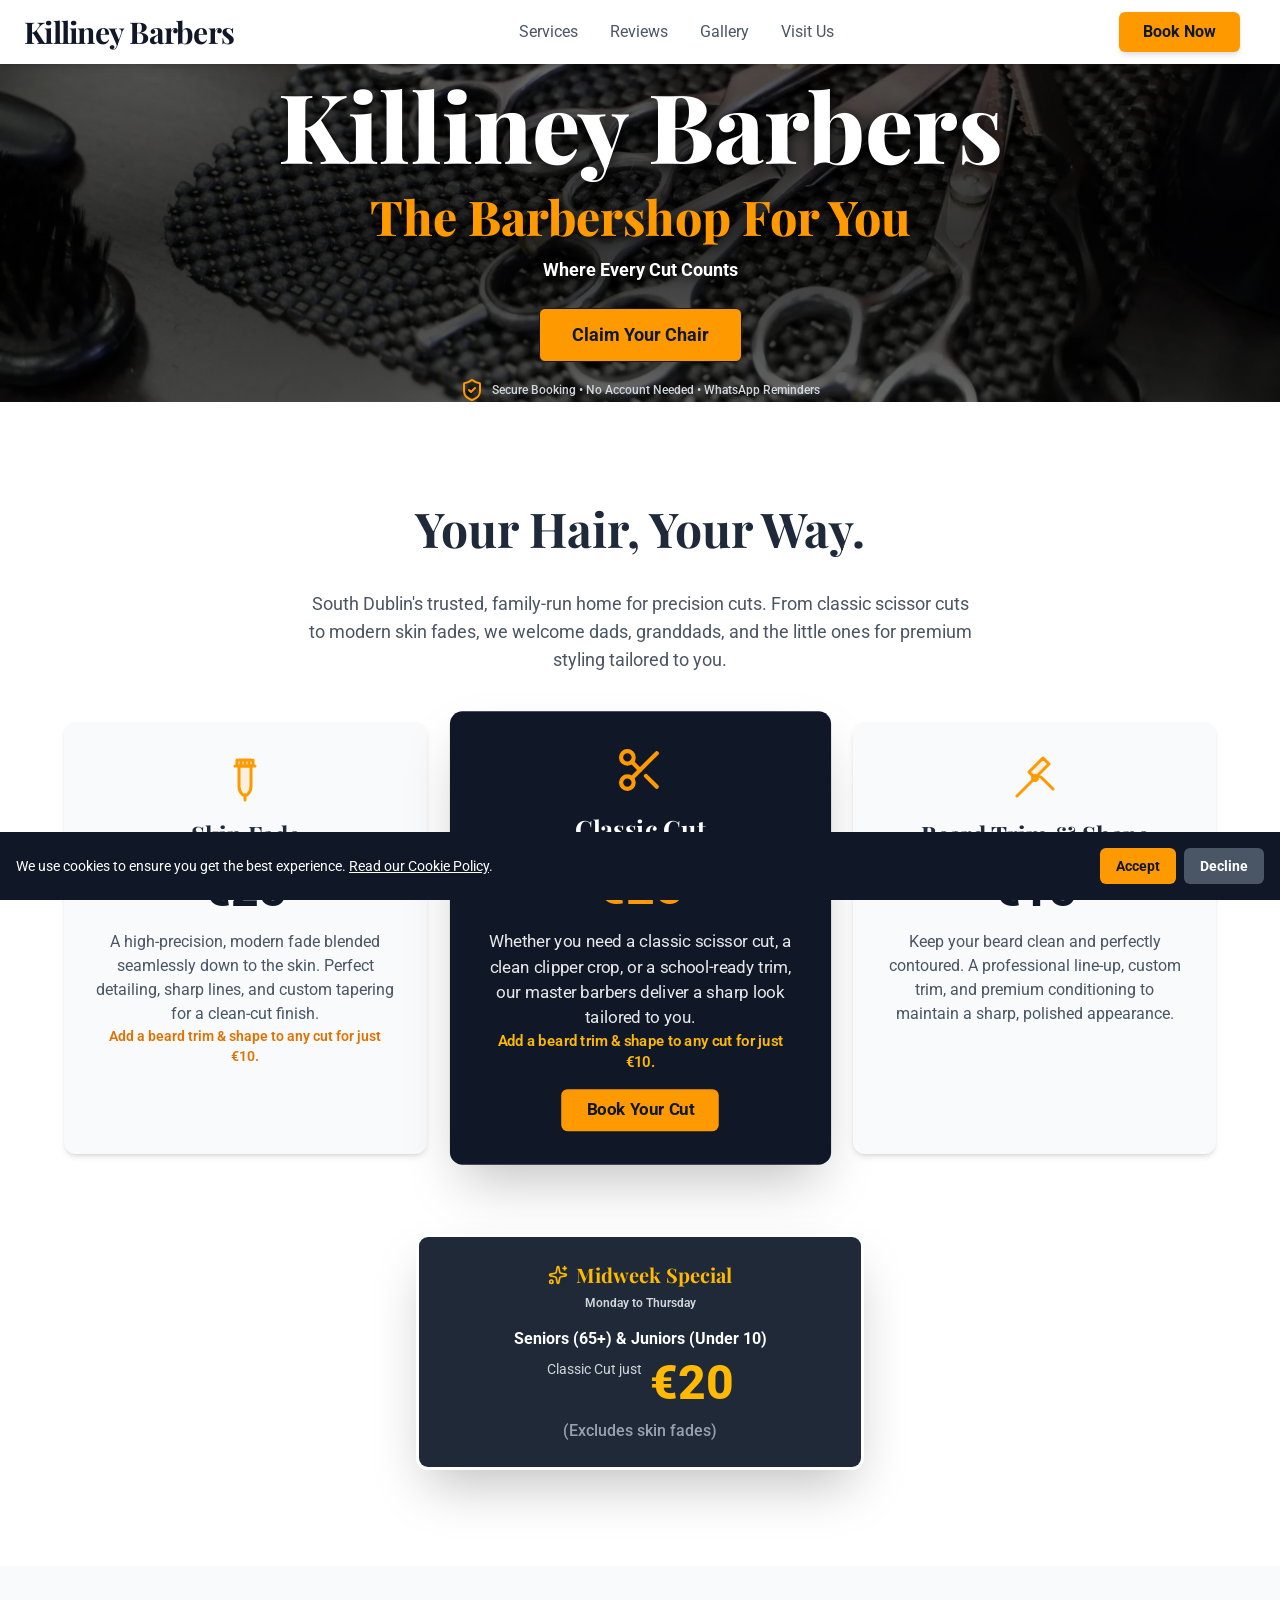
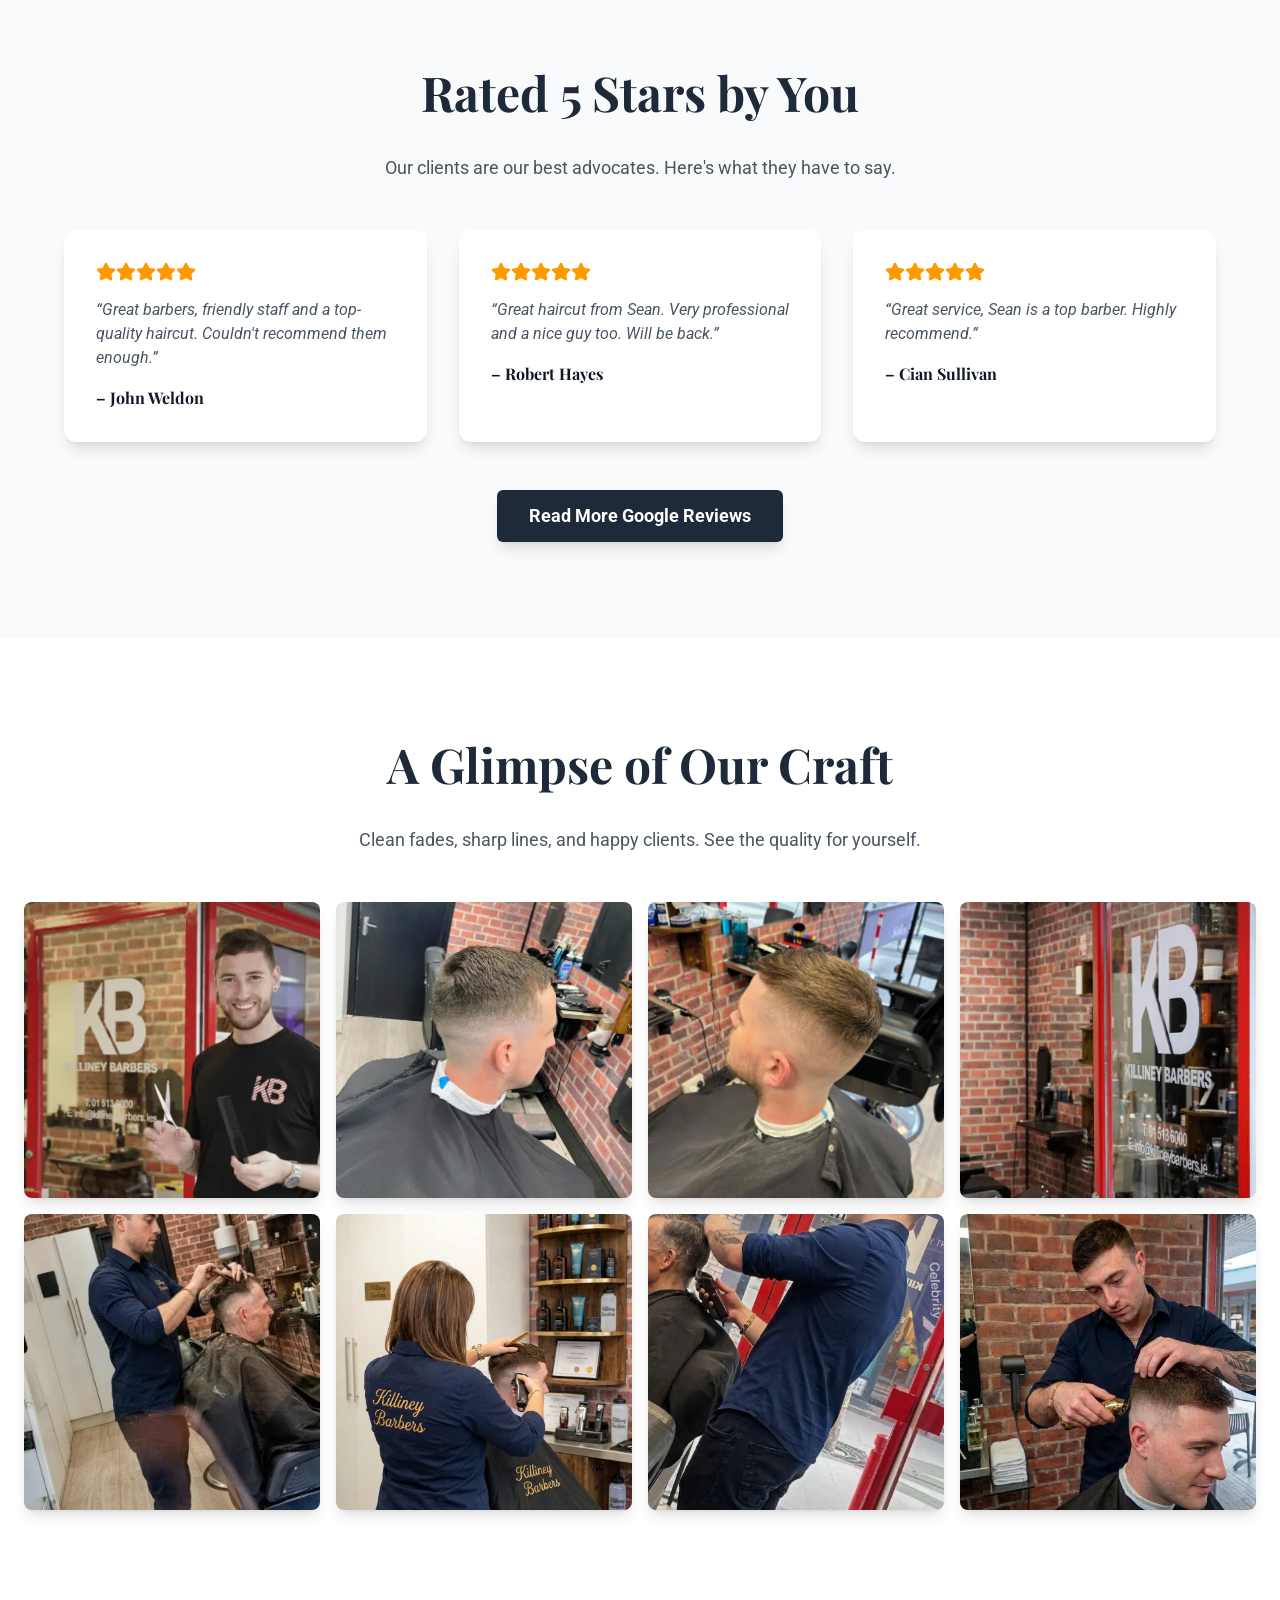
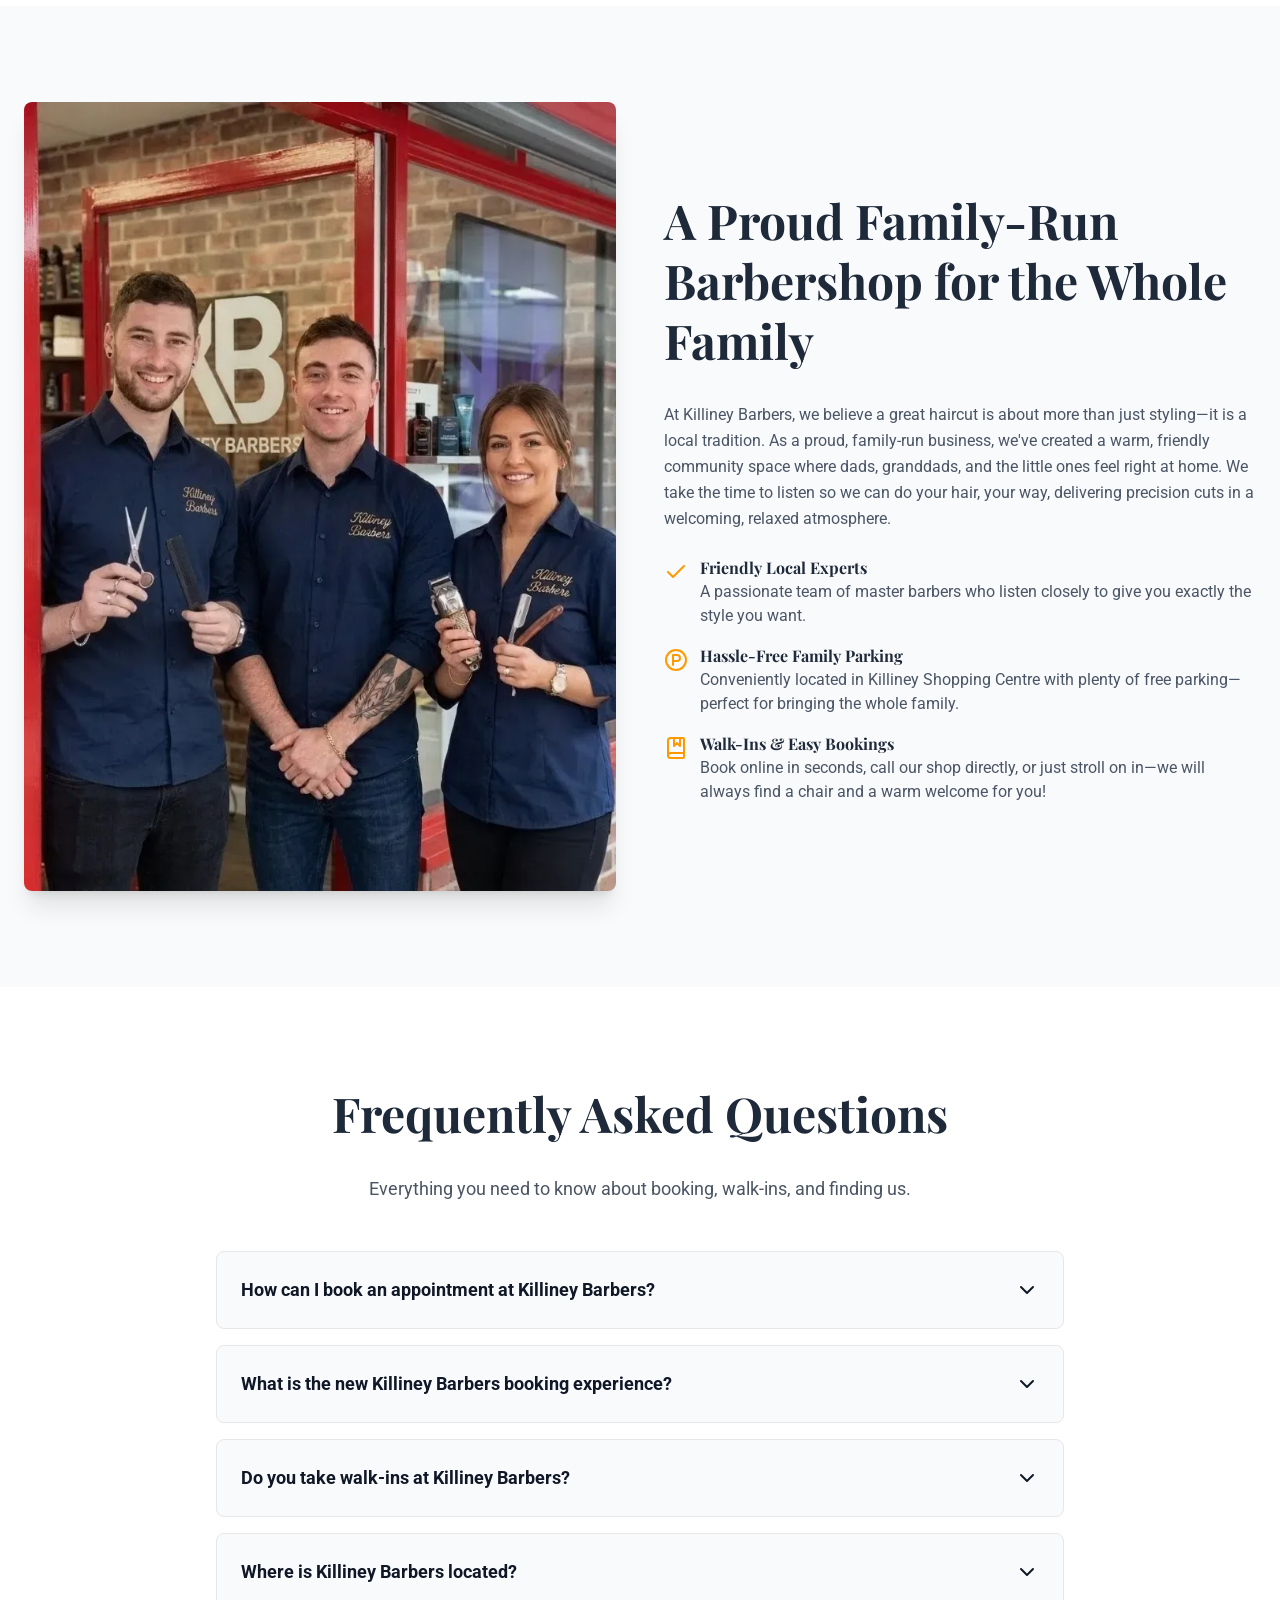
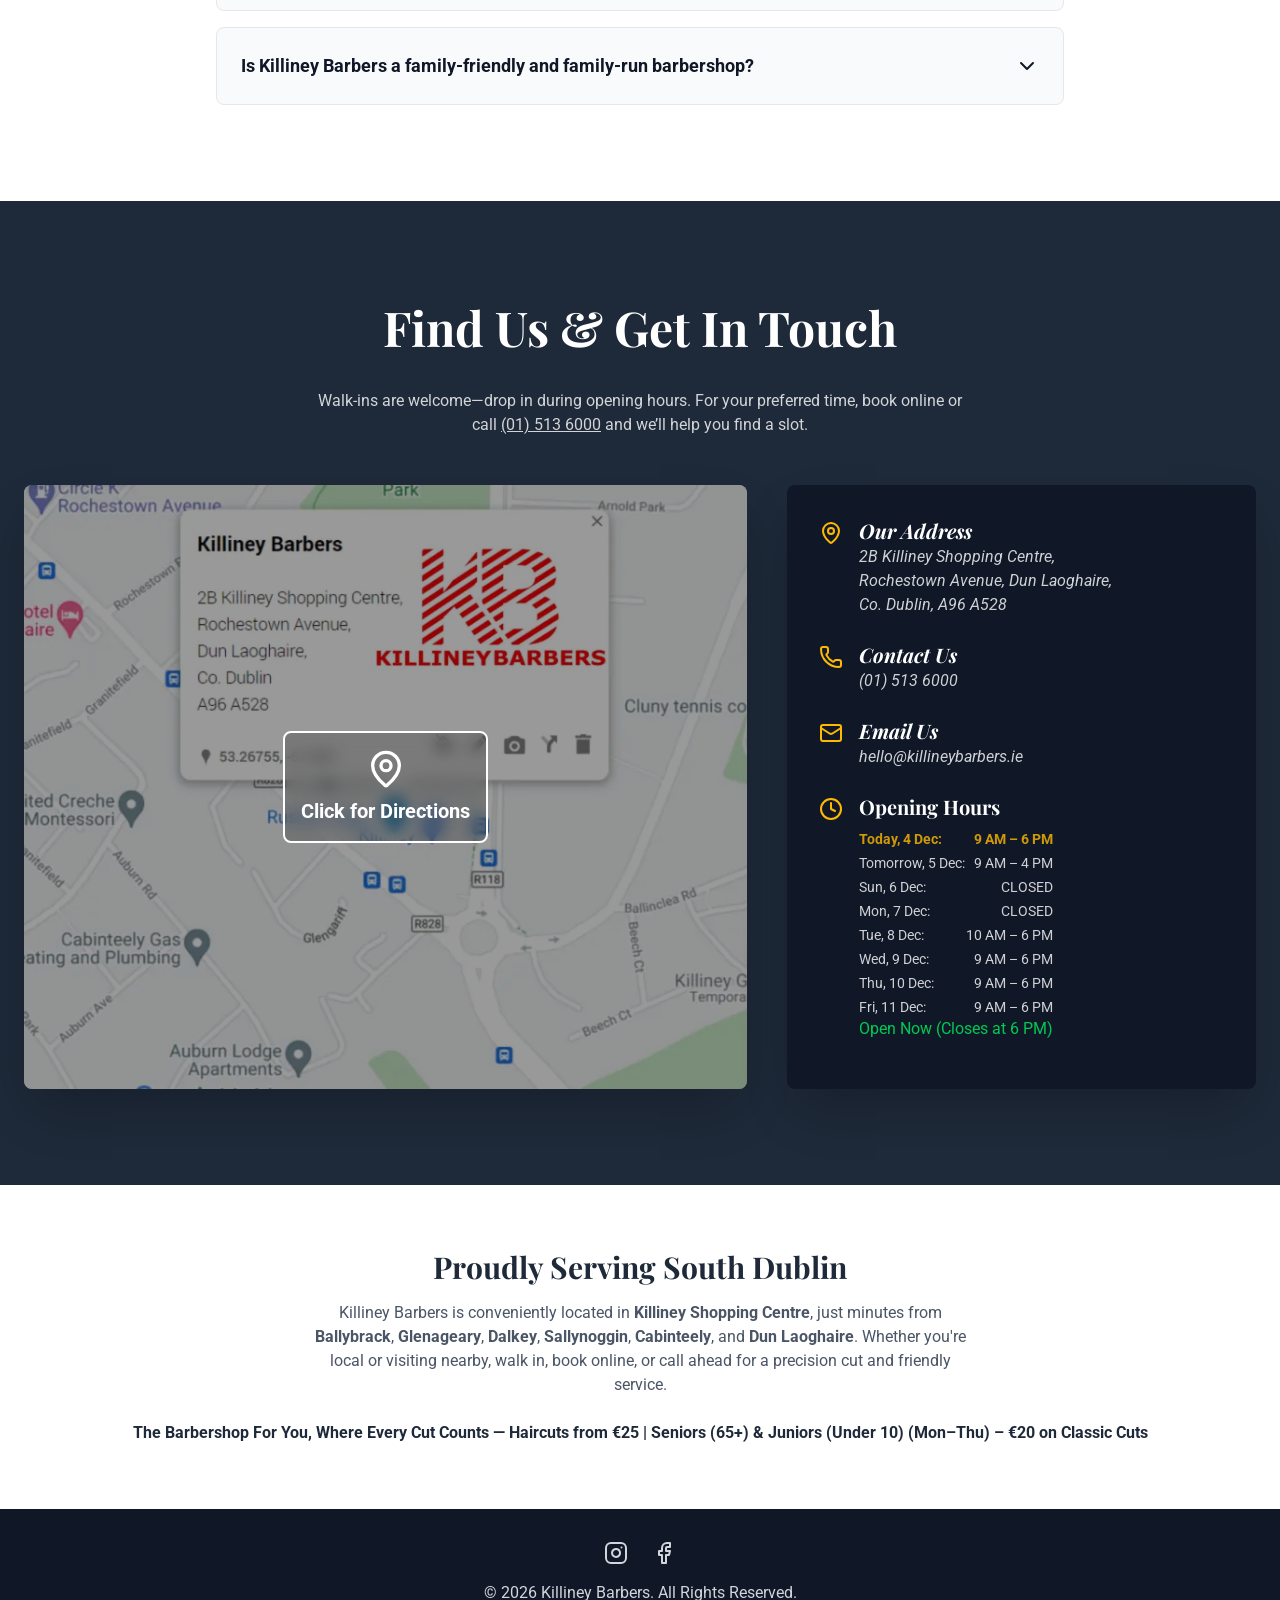
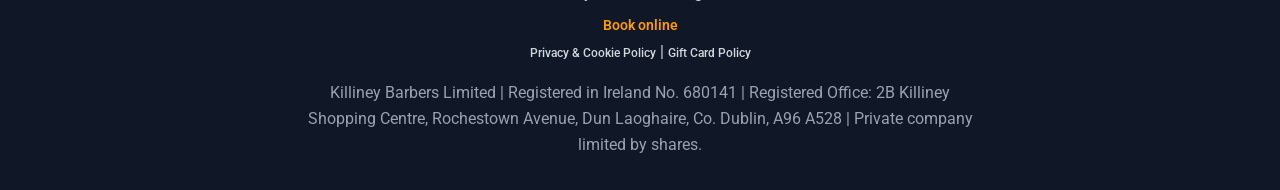
<file: index.html>
<!DOCTYPE html>
<html lang="en-IE" class="scroll-smooth">

<head>
  <meta charset="UTF-8">
  <meta name="viewport" content="width=device-width, initial-scale=1.0">
  <link rel="canonical" href="https://www.killineybarbers.ie/">

  <!-- SEO Meta Tags (optimised) -->
  <title>Killiney Barbers | Expert Barber in South Dublin | Book Online</title>
  <meta name="description"
    content="Killiney Barbers – expert barbers near Ballybrack, Killiney, Glenageary, Dalkey, and Dun Laoghaire. The Barbershop For You, Where Every Cut Counts. Haircuts from €25. Seniors (65+) and Juniors (Under 10) just €20 Mon–Thu on classic cuts. Killiney Shopping Centre, Dun Laoghaire.">
  <meta name="keywords"
    content="barber killiney, walk in barber Dublin, book barber appointment Dublin, online barber booking, barber ballybrack, barber glenageary, barber dalkey, barbers dun laoghaire, barbers south dublin, killiney shopping centre barber, junior haircut, seniors haircut, mens cuts, skin fade, gift card">
  <meta name="author" content="Killiney Barbers">
  <meta name="robots" content="index, follow, max-image-preview:large, max-snippet:-1, max-video-preview:-1">
  <meta name="theme-color" content="#1c1917">

  <!-- Open Graph -->
  <meta property="og:title" content="Killiney Barbers | Expert Barber in South Dublin | Book Online">
  <meta property="og:description"
    content="South Dublin’s barbershop for precision cuts and sharp fades. Walk-ins welcome—book online when you want to lock in a time.">
  <meta property="og:image" content="https://www.killineybarbers.ie/images/killiney-barbers-shopfront.webp">
  <meta property="og:url" content="https://www.killineybarbers.ie/">
  <meta property="og:type" content="website">
  <meta property="og:locale" content="en_IE">
  <meta property="og:site_name" content="Killiney Barbers">

  <!-- Twitter / X -->
  <meta name="twitter:card" content="summary_large_image">
  <meta name="twitter:title" content="Killiney Barbers | Expert Barber in South Dublin">
  <meta name="twitter:description"
    content="Walk-ins welcome. Book online in seconds. Expert barbers at Killiney Shopping Centre—Ballybrack, Glenageary, Dalkey, Dun Laoghaire &amp; South Dublin.">
  <meta name="twitter:image" content="https://www.killineybarbers.ie/images/killiney-barbers-shopfront.webp">

  <!-- Favicon -->
  <link rel="icon" href="/favicon.ico" type="image/x-icon">

  <!-- Tailwind CSS -->
  <link rel="stylesheet" href="/css/style.css">

  <!-- Google Fonts -->
  <link rel="preconnect" href="https://fonts.googleapis.com">
  <link rel="preconnect" href="https://fonts.gstatic.com" crossorigin>
  <link rel="preload" as="style"
    href="https://fonts.googleapis.com/css2?family=Playfair+Display:wght@700;800&family=Roboto:wght@400;500;700&display=swap">
  <link rel="stylesheet"
    href="https://fonts.googleapis.com/css2?family=Playfair+Display:wght@700;800&family=Roboto:wght@400;500;700&display=swap"
    media="print" onload="this.media='all'">
  <noscript>
    <link rel="stylesheet"
      href="https://fonts.googleapis.com/css2?family=Playfair+Display:wght@700;800&family=Roboto:wght@400;500;700&display=swap">
  </noscript>

  <!-- Lucide Icons v0.544.0 (self-hosted; matches unpkg bundle) -->
  <script src="/js/lucide.min.js" defer></script>

  <!-- GA init moved to external JS for better security -->
  <script src="/js/analytics.js" defer></script>

  <script type="application/ld+json">
{
"@context": "https://schema.org",
"@type": "BarberShop",
"name": "Killiney Barbers",
"image": "https://www.killineybarbers.ie/images/killiney-barbers-shopfront.webp",
"@id": "https://www.killineybarbers.ie/#barbershop",
"url": "https://www.killineybarbers.ie/",
"telephone": "+35315136000",
"priceRange": "€",
"aggregateRating": {
  "@type": "AggregateRating",
  "ratingValue": "5.0",
  "reviewCount": "3"
},
"review": [
  {
    "@type": "Review",
    "author": { "@type": "Person", "name": "John Weldon" },
    "reviewRating": { "@type": "Rating", "ratingValue": "5" },
    "reviewBody": "Great barbers, friendly staff and a top-quality haircut. Couldn't recommend them enough."
  },
  {
    "@type": "Review",
    "author": { "@type": "Person", "name": "Robert Hayes" },
    "reviewRating": { "@type": "Rating", "ratingValue": "5" },
    "reviewBody": "Great haircut from Sean. Very professional and a nice guy too. Will be back."
  },
  {
    "@type": "Review",
    "author": { "@type": "Person", "name": "Cian Sullivan" },
    "reviewRating": { "@type": "Rating", "ratingValue": "5" },
    "reviewBody": "Great service, Sean is a top barber. Highly recommend."
  }
],
"sameAs": [
  "https://www.instagram.com/killineybarbers/",
  "https://www.facebook.com/killineybarbers/"
],
"address": {
"@type": "PostalAddress",
"streetAddress": "2B Killiney Shopping Centre, Rochestown Avenue",
"addressLocality": "Dun Laoghaire",
"addressRegion": "Co. Dublin",
"postalCode": "A96 A528",
"addressCountry": "IE"
},
"geo": {
"@type": "GeoCoordinates",
"latitude": 53.2675603,
"longitude": -6.1353275
},
"areaServed": [
{ "@type": "Place", "name": "Killiney" },
{ "@type": "Place", "name": "Ballybrack" },
{ "@type": "Place", "name": "Glenageary" },
{ "@type": "Place", "name": "Dalkey" },
{ "@type": "Place", "name": "Sallynoggin" },
{ "@type": "Place", "name": "Cabinteely" },
{ "@type": "Place", "name": "Dun Laoghaire" }
],
"openingHoursSpecification": [
{
"@type": "OpeningHoursSpecification",
"dayOfWeek": ["Tuesday", "Wednesday", "Thursday"],
"opens": "09:00",
"closes": "18:00"
},
{
"@type": "OpeningHoursSpecification",
"dayOfWeek": "Friday",
"opens": "09:00",
"closes": "18:00"
},
{
"@type": "OpeningHoursSpecification",
"dayOfWeek": "Saturday",
"opens": "09:00",
"closes": "16:00"
}
]
}
</script>

  <script type="application/ld+json">
{
"@context": "https://schema.org",
"@type": "WebSite",
"name": "Killiney Barbers",
"url": "https://www.killineybarbers.ie/",
"description": "Barbershop in Killiney Shopping Centre, Dun Laoghaire. Walk-ins welcome; book online for haircuts and beard trims across South Dublin.",
"publisher": { "@id": "https://www.killineybarbers.ie/#barbershop" },
"potentialAction": {
  "@type": "ReserveAction",
  "target": {
    "@type": "EntryPoint",
    "urlTemplate": "https://book.killineybarbers.ie/",
    "actionPlatform": [
      "http://schema.org/DesktopWebPlatform",
      "http://schema.org/MobileWebPlatform"
    ]
  },
  "result": { "@type": "Reservation", "name": "Barber appointment at Killiney Barbers" }
}
}
</script>

  <script type="application/ld+json">
{
"@context": "https://schema.org",
"@type": "FAQPage",
"mainEntity": [
{
"@type": "Question",
"name": "How can I book an appointment at Killiney Barbers?",
"acceptedAnswer": {
"@type": "Answer",
"text": "Use our online booking system at book.killineybarbers.ie to pick a time and service in a few taps, call (01) 513 6000, or walk in during opening hours—we welcome walk-ins and will fit you in when we can; booking ahead is best for busy times."
}
},
{
"@type": "Question",
"name": "Do you take walk-ins at Killiney Barbers?",
"acceptedAnswer": {
"@type": "Answer",
"text": "Yes. Walk-ins are welcome during our opening hours. We recommend booking online or by phone if you want a specific time, especially at peak times."
}
},
{
"@type": "Question",
"name": "What is the new Killiney Barbers booking experience?",
"acceptedAnswer": {
"@type": "Answer",
"text": "Don’t just book a time—book a team. Our new, secure booking system is built for speed: no accounts, no passwords, and no hassle. Just pick your services, and we’ll coordinate our staff so your whole group starts together. Stay in the loop with instant WhatsApp reminders. No more sitting on the bench—get in, get finished, and get back to your day."
}
},
{
"@type": "Question",
"name": "Where is Killiney Barbers located?",
"acceptedAnswer": {
"@type": "Answer",
"text": "We are located at 2B Killiney Shopping Centre, Rochestown Avenue, Dun Laoghaire, Co. Dublin, A96 A528"
}
},
{
"@type": "Question",
"name": "Is Killiney Barbers a family-friendly and family-run barbershop?",
"acceptedAnswer": {
"@type": "Answer",
"text": "Absolutely! Killiney Barbers is a proud, family-run, family-friendly local barbershop in South Dublin welcoming all generations—from toddlers getting their very first haircut to kids, teens, dads, and granddads. We do your hair, your way, in a warm, welcoming community atmosphere with high-energy friendly service."
}
}
]
}
</script>

  <style>
    body {
      font-family: 'Roboto', sans-serif;
    }

    h1,
    h2,
    h3,
    h4,
    .font-display {
      font-family: 'Playfair Display', serif;
    }

    .fade-in-section {
      opacity: 0;
      transform: translateY(20px);
      transition: opacity 0.6s ease-out, transform 0.6s ease-out;
    }

    .fade-in-section.is-visible {
      opacity: 1;
      transform: translateY(0);
    }

    .section-heading {
      font-weight: 700;
      margin-bottom: 1.5rem;
      line-height: 1.25;
    }

    .section-subheading {
      font-size: 1.125rem;
      line-height: 1.75rem;
      color: #4b5563;
      max-width: 42rem;
      margin-inline: auto;
      margin-bottom: 3rem;
    }

    @media (min-width: 640px) {
      .sm\:max-w-md {
        max-width: 28rem !important;
      }

      .sm\:items-start {
        align-items: flex-start !important;
      }

      .sm\:pt-12 {
        padding-top: 3rem !important;
      }

      .sm\:rounded-2xl {
        border-radius: 1rem !important;
      }

      .sm\:p-4 {
        padding: 1rem !important;
      }
    }

    /* Bulletproof Fallbacks for Missing Tailwind Utilities */
    .p-4 {
      padding: 1rem !important;
    }

    .p-5 {
      padding: 1.25rem !important;
    }

    .p-6 {
      padding: 1.5rem !important;
    }

    .gap-2 {
      gap: 0.5rem !important;
    }

    .gap-x-2 {
      column-gap: 0.5rem !important;
    }

    .gap-3 {
      gap: 0.75rem !important;
    }

    .mb-1\.5 {
      margin-bottom: 0.375rem !important;
    }

    .mb-4 {
      margin-bottom: 1rem !important;
    }

    .mb-5 {
      margin-bottom: 1.25rem !important;
    }

    .mt-4 {
      margin-top: 1rem !important;
    }

    .pt-4 {
      padding-top: 1rem !important;
    }

    .rounded-xl {
      border-radius: 0.75rem !important;
    }

    .rounded-2xl {
      border-radius: 1rem !important;
    }

    /* Pure Floating Centered Modal - No Edge Docking */
    #booking-modal-scroll {
      display: flex;
      align-items: flex-start;
      justify-content: center;
      padding: 1.5rem;
      min-height: 100vh;
    }

    #booking-modal-content {
      width: 100%;
      max-width: 440px;
      border-radius: 1.25rem;
      background: white;
      overflow: hidden;
      transform: translateZ(0);
      margin: auto;
      border: 1px solid rgba(0, 0, 0, 0.08);
      box-shadow: 0 25px 50px -12px rgba(0, 0, 0, 0.15);
    }

    @media (min-width: 768px) {
      .section-heading {
        margin-bottom: 2rem;
      }

      .md\:order-1 {
        order: 1;
      }

      .md\:order-2 {
        order: 2;
      }

      .md\:order-3 {
        order: 3;
      }
    }

    .shimmer-effect::after {
      content: '';
      position: absolute;
      top: 0;
      left: 0;
      width: 50%;
      height: 100%;
      background: linear-gradient(to right, rgba(255, 255, 255, 0) 0%, rgba(255, 255, 255, 0.4) 50%, rgba(255, 255, 255, 0) 100%);
      animation: shimmer 2.5s infinite;
      z-index: 1;
    }

    @keyframes shimmer {
      0% {
        transform: translateX(-100%) skewX(-15deg);
      }

      100% {
        transform: translateX(250%) skewX(-15deg);
      }
    }
    /* Running Border Light Animation for Midweek Special */
    .running-border-container {
      position: relative;
      overflow: hidden;
      border-radius: 0.75rem;
      padding: 3px; /* Gold border thickness */
      background: rgba(255, 255, 255, 0.05);
      /* Fix iOS Safari & mobile Chrome border-radius clipping bugs */
      transform: translateZ(0);
      isolation: isolate;
    }

    .running-border-container::before {
      content: '';
      position: absolute;
      width: 150vmax;
      height: 150vmax;
      background: conic-gradient(
        from 0deg, 
        transparent 30%, 
        #f59e0b 50%, 
        transparent 70%
      );
      top: 50%;
      left: 50%;
      animation: rotate-border-light 4s linear infinite;
      z-index: 0;
    }

    .running-border-content {
      position: relative;
      z-index: 10;
      background: #1f2937; /* bg-gray-800 matches solid card style */
      border-radius: 9px; /* Fits perfectly within the 3px padding */
      width: 100%;
      height: 100%;
    }

    @keyframes rotate-border-light {
      0% {
        transform: translate(-50%, -50%) rotate(0deg);
      }
      100% {
        transform: translate(-50%, -50%) rotate(360deg);
      }
    }

    /* Pulse Glow Animation for CTA Buttons */
    .btn-pulse-glow {
      animation: pulse-glow 2s cubic-bezier(0.4, 0, 0.6, 1) infinite;
    }

    @keyframes pulse-glow {
      0%, 100% {
        box-shadow: 0 4px 6px -1px rgba(245, 158, 11, 0.4), 0 2px 4px -1px rgba(245, 158, 11, 0.2), 0 0 0 0px rgba(245, 158, 11, 0.4);
      }
      50% {
        box-shadow: 0 10px 15px -3px rgba(245, 158, 11, 0.3), 0 4px 6px -2px rgba(245, 158, 11, 0.15), 0 0 0 8px rgba(245, 158, 11, 0);
      }
    }
  </style>
</head>

<body class="bg-gray-50 text-gray-800 antialiased">

  <!-- ANNOUNCEMENT BANNER: To enable, remove the 'hidden' class from the div below. -->
  <div id="announcement-banner"
    class="hidden relative overflow-hidden bg-amber-400 text-gray-900 text-center p-3 font-bold shimmer-effect"
    data-nosnippet>
    <div class="relative z-10 flex items-center justify-center gap-x-3">
      <i data-lucide="sparkles" class="w-5 h-5"></i>
      <p>Notice:</p>
      <i data-lucide="sparkles" class="w-5 h-5"></i>
    </div>
  </div>

  <!-- Header -->
  <header class="bg-white/90 backdrop-blur-lg sticky top-0 z-40 shadow-md">
    <div class="container mx-auto px-6 py-3 flex justify-between items-center">
      <a href="/" class="text-3xl font-bold font-display text-gray-900 tracking-tight">Killiney Barbers</a>
      <nav class="hidden md:flex items-center space-x-8" aria-label="Main Navigation">
        <a href="#services" class="text-gray-600 hover:text-amber-500 transition-colors duration-300">Services</a>
        <a href="#testimonials" class="text-gray-600 hover:text-amber-500 transition-colors duration-300">Reviews</a>
        <a href="#gallery" class="text-gray-600 hover:text-amber-500 transition-colors duration-300">Gallery</a>
        <a href="#contact" class="text-gray-600 hover:text-amber-500 transition-colors duration-300">Visit Us</a>
      </nav>
      <div class="flex items-center space-x-4">
        <button
          class="js-open-booking-modal hidden sm:block bg-amber-500 text-gray-900 font-bold py-2 px-6 rounded-md hover:bg-amber-400 transition-colors duration-300 shadow-md hover:shadow-lg transform hover:scale-105 btn-pulse-glow">
          Book Now
        </button>
        <button id="mobile-menu-button" aria-label="Toggle mobile menu"
          class="md:hidden p-2 rounded-md text-gray-700 hover:bg-gray-100 focus:outline-none">
          <i data-lucide="menu" class="w-6 h-6"></i>
        </button>
      </div>
    </div>
    <nav id="mobile-menu" class="hidden md:hidden px-6 pb-4" aria-label="Mobile Navigation">
      <a href="#services" class="block py-2 text-gray-600 hover:text-amber-500">Services</a>
      <a href="#testimonials" class="block py-2 text-gray-600 hover:text-amber-500">Reviews</a>
      <a href="#gallery" class="block py-2 text-gray-600 hover:text-amber-500">Gallery</a>
      <a href="#contact" class="block py-2 text-gray-600 hover:text-amber-500">Visit Us</a>
      <button
        class="js-open-booking-modal w-full mt-4 text-center bg-amber-500 text-gray-900 font-bold py-2 px-6 rounded-md hover:bg-amber-400 transition-colors">
        Book an Appointment
      </button>
    </nav>
  </header>

  <main>
    <!-- Hero Section -->
    <section id="hero"
      class="relative h-[75vh] min-h-[480px] md:h-[90vh] md:min-h-[600px] text-white flex items-center justify-center overflow-hidden">
      <img src="/images/killiney-barbers-tools.webp" alt="Professional barber tools at Killiney Barbers, South Dublin"
        width="1920" height="1080" fetchpriority="high" decoding="async"
        class="absolute inset-0 w-full h-full object-cover" />
      <!-- Dual-layer background overlay for high-contrast legibility -->
      <div class="absolute inset-0 bg-black/60"></div>
      <div class="absolute inset-0 bg-gradient-to-t from-black/90 via-black/50 to-transparent"></div>
      <div class="relative text-center z-10 px-4">
        <h1 class="text-5xl md:text-7xl lg:text-8xl font-extrabold font-display leading-tight mb-4 text-shadow-lg" style="text-shadow: 0 4px 16px rgba(0, 0, 0, 0.95);">
          <span class="block text-white">Killiney Barbers</span>
          <span class="block text-3xl md:text-5xl lg:text-6xl text-amber-500 mt-2 md:mt-4">The Barbershop For You</span>
        </h1>
        <p
          class="text-lg sm:text-xl md:text-2xl font-bold uppercase tracking-[0.2em] text-white max-w-2xl mx-auto mb-6 md:mb-8 px-2 lg:px-0" style="text-shadow: 0 2px 10px rgba(0, 0, 0, 0.95);">
          Where Every Cut Counts
        </p>
        <div class="flex flex-col items-center gap-2">
          <button
            class="js-open-booking-modal bg-amber-500 text-gray-900 font-bold py-3 px-8 rounded-md hover:bg-amber-400 transition-all duration-300 transform hover:scale-105 shadow-lg text-lg border border-amber-400/20">
            Claim Your Chair
          </button>
          <div
            class="flex flex-wrap items-center justify-center gap-2 text-xs md:text-sm text-gray-300 mt-2 font-medium text-center">
            <i data-lucide="shield-check" class="w-4 h-4 text-amber-500"></i>
            <span>Secure Booking &bull; No Account Needed &bull; WhatsApp Reminders</span>
          </div>
        </div>
      </div>
    </section>

    <!-- Services Section -->
    <section id="services" class="py-24 bg-white">
      <div class="container mx-auto px-6 text-center">
        <div class="fade-in-section">
          <h2 class="section-heading text-4xl md:text-5xl">Your Hair, Your Way.</h2>
          <p class="section-subheading text-gray-600 max-w-2xl mx-auto mb-12">
            South Dublin's trusted, family-run home for precision cuts. From classic scissor cuts to modern skin fades, we welcome dads, granddads, and the little ones for premium styling tailored to you.
          </p>
        </div>
        <div class="grid grid-cols-1 md:grid-cols-2 lg:grid-cols-3 gap-8 max-w-6xl mx-auto mt-6">
          <!-- Any Cut, Any Style Card (Featured) - first in DOM so it's top on mobile -->
          <div
            class="fade-in-section bg-gray-900 text-white p-8 rounded-xl shadow-2xl scale-105 relative overflow-hidden group md:order-2">
            <i data-lucide="scissors" class="w-12 h-12 text-amber-500 mx-auto mb-4"></i>
            <h3 class="text-2xl font-bold mb-4">Classic Cut</h3>
            <p class="text-5xl font-extrabold mb-4 text-amber-500">€25</p>
            <p class="opacity-90 mb-3">Whether you need a classic scissor cut, a clean clipper crop, or a school-ready trim, our master barbers deliver a sharp look tailored to you.</p>
            <p class="text-amber-400 font-semibold text-sm mb-4">Add a beard trim & shape to any cut for just €10.</p>
            <button
              class="js-open-booking-modal inline-block bg-amber-500 text-gray-900 font-bold py-2 px-6 rounded-md hover:bg-amber-400 group-hover:scale-105 transition-all duration-300">Book
              Your Cut</button>
          </div>

          <!-- Skin Fade Card -->
          <div
            class="fade-in-section bg-gray-50 p-8 rounded-xl shadow-md hover:shadow-2xl hover:-translate-y-2 transition-all duration-300 md:order-1">
            <svg xmlns="http://www.w3.org/2000/svg" viewBox="0 0 24 24" fill="none" stroke="currentColor" stroke-width="1.5" stroke-linecap="round" stroke-linejoin="round" class="w-12 h-12 text-amber-500 mx-auto mb-4" aria-hidden="true">
              <path d="M9 3h6M7 6h10M8 3v3M10 3v3M12 3v3M14 3v3M16 3v3" />
              <path d="M9 6v10c0 1.5.5 3 1.5 4l.5.5h2l.5-.5c1-1 1.5-2.5 1.5-4V6H9z" fill="currentColor" fill-opacity="0.1" />
              <path d="M12 20.5V23" />
            </svg>
            <h3 class="text-2xl font-bold mb-4">Skin Fade</h3>
            <p class="text-5xl font-extrabold text-gray-900 mb-4">€25</p>
            <p class="text-gray-600 mb-3">A high-precision, modern fade blended seamlessly down to the skin. Perfect detailing, sharp lines, and custom tapering for a clean-cut finish.</p>
            <p class="text-amber-600 font-semibold text-sm mb-4">Add a beard trim & shape to any cut for just €10.</p>
          </div>

          <!-- Beard Trim Card -->
          <div
            class="fade-in-section bg-gray-50 p-8 rounded-xl shadow-md hover:shadow-2xl hover:-translate-y-2 transition-all duration-300 md:order-3">
            <svg xmlns="http://www.w3.org/2000/svg" viewBox="0 0 24 24" fill="none" stroke="currentColor" stroke-width="1.5" stroke-linecap="round" stroke-linejoin="round" class="w-12 h-12 text-amber-500 mx-auto mb-4" aria-hidden="true">
              <path d="M3 21l9-9c1-1 2.5-1 3.5 0l5.5 5.5" />
              <path d="M12 12l7-7-3-3-7 7z" fill="currentColor" fill-opacity="0.1" />
              <circle cx="12" cy="12" r="1.2" fill="currentColor" />
            </svg>
            <h3 class="text-2xl font-bold mb-4">Beard Trim & Shape</h3>
            <p class="text-5xl font-extrabold text-gray-900 mb-4">€15</p>
            <p class="text-gray-600">Keep your beard clean and perfectly contoured. A professional line-up, custom trim, and premium conditioning to maintain a sharp, polished appearance.</p>
          </div>
        </div>

        <div class="running-border-container max-w-md mx-auto mt-20 fade-in-section shadow-2xl">
          <!-- Inner content card with solid dark gray background -->
          <div class="running-border-content p-6 md:p-8 text-gray-100">
            <div class="flex flex-col items-center text-center">
              <div class="flex items-center justify-center gap-x-2 mb-1.5">
                <i data-lucide="sparkles" class="w-5 h-5 text-amber-400"></i>
                <h4 class="font-bold text-lg md:text-xl text-amber-400 font-display uppercase tracking-wider">Midweek Special</h4>
              </div>
              <p class="text-xs md:text-sm text-gray-300 uppercase tracking-widest font-semibold mb-4">Monday to Thursday</p>
              
              <!-- Target Audience Header -->
              <h5 class="text-base md:text-lg font-bold text-white mb-2">
                Seniors (65+) & Juniors (Under 10)
              </h5>
              
              <!-- Price Offer -->
              <div class="flex items-baseline justify-center gap-x-2 mb-1">
                <span class="text-gray-300 text-sm md:text-base">Classic Cut just</span>
                <span class="text-4xl md:text-5xl font-extrabold text-amber-400">€20</span>
              </div>
              
              <p class="text-gray-400 text-[11px] mt-2 font-medium">
                (Excludes skin fades)
              </p>
            </div>
          </div>
        </div>

      </div>
    </section>

    <!-- Testimonials Section -->
    <section id="testimonials" class="py-24 bg-gray-50">
      <div class="container mx-auto px-6 text-center">
        <div class="fade-in-section">
          <h2 class="section-heading text-4xl md:text-5xl">Rated 5 Stars by You</h2>
          <p class="section-subheading">Our clients are our best advocates. Here's what they have to say.</p>
        </div>
        <div class="grid gap-8 md:grid-cols-2 lg:grid-cols-3 max-w-6xl mx-auto">
          <div class="fade-in-section bg-white p-8 rounded-xl shadow-lg text-left">
            <div class="flex text-amber-500 mb-4"><i data-lucide="star" class="w-5 h-5 fill-current"></i><i
                data-lucide="star" class="w-5 h-5 fill-current"></i><i data-lucide="star"
                class="w-5 h-5 fill-current"></i><i data-lucide="star" class="w-5 h-5 fill-current"></i><i
                data-lucide="star" class="w-5 h-5 fill-current"></i></div>
            <p class="text-gray-600 mb-4 italic">“Great barbers, friendly staff and a top-quality haircut. Couldn't
              recommend them enough.”</p>
            <h3 class="font-bold text-gray-900">– John Weldon</h3>
          </div>
          <div class="fade-in-section bg-white p-8 rounded-xl shadow-lg text-left" style="transition-delay: 150ms;">
            <div class="flex text-amber-500 mb-4"><i data-lucide="star" class="w-5 h-5 fill-current"></i><i
                data-lucide="star" class="w-5 h-5 fill-current"></i><i data-lucide="star"
                class="w-5 h-5 fill-current"></i><i data-lucide="star" class="w-5 h-5 fill-current"></i><i
                data-lucide="star" class="w-5 h-5 fill-current"></i></div>
            <p class="text-gray-600 mb-4 italic">“Great haircut from Sean. Very professional and a nice guy too. Will be
              back.”</p>
            <h3 class="font-bold text-gray-900">– Robert Hayes</h3>
          </div>
          <div class="fade-in-section bg-white p-8 rounded-xl shadow-lg text-left" style="transition-delay: 300ms;">
            <div class="flex text-amber-500 mb-4"><i data-lucide="star" class="w-5 h-5 fill-current"></i><i
                data-lucide="star" class="w-5 h-5 fill-current"></i><i data-lucide="star"
                class="w-5 h-5 fill-current"></i><i data-lucide="star" class="w-5 h-5 fill-current"></i><i
                data-lucide="star" class="w-5 h-5 fill-current"></i></div>
            <p class="text-gray-600 mb-4 italic">“Great service, Sean is a top barber. Highly recommend.”</p>
            <h3 class="font-bold text-gray-900">– Cian Sullivan</h3>
          </div>
        </div>
        <div class="mt-12 fade-in-section">
          <a href="https://www.google.com/search?q=killiney+barbers&oq=killiney+barbers#lrd=0x48672a912d08a073:0x8cb6177265910166,1,,,"
            target="_blank" rel="noopener noreferrer"
            class="inline-block bg-gray-800 text-white font-bold py-3 px-8 rounded-md hover:bg-gray-700 transition-all duration-300 transform hover:scale-105 shadow-lg text-lg">
            Read More Google Reviews
          </a>
        </div>
      </div>
    </section>

    <!-- Gallery Section -->
    <section id="gallery" class="py-24 bg-white">
      <div class="container mx-auto px-6 text-center">
        <div class="fade-in-section">
          <h2 class="section-heading text-4xl md:text-5xl">A Glimpse of Our Craft</h2>
          <p class="section-subheading">Clean fades, sharp lines, and happy clients. See the quality for yourself.</p>
        </div>
        <div class="grid grid-cols-2 md:grid-cols-4 gap-4">
          <a href="#" class="fade-in-section block overflow-hidden rounded-lg shadow-lg group"><img
              src="/images/killiney-barbers-sean.webp"
              alt="Man getting a sharp skin fade at Killiney Barbers near Ballybrack in Killiney Shopping Centre"
              width="1024" height="1024" loading="lazy"
              class="w-full h-full object-cover aspect-square group-hover:scale-105 transition-transform duration-300"></a>
          <a href="#" class="fade-in-section block overflow-hidden rounded-lg shadow-lg group"
            style="transition-delay: 100ms;"><img src="/images/killiney-barbers-skin-fade.webp"
              alt="Close-up of a precision beard trim and line-up" width="1024" height="1024" loading="lazy"
              class="w-full h-full object-cover aspect-square group-hover:scale-105 transition-transform duration-300"></a>
          <a href="#" class="fade-in-section block overflow-hidden rounded-lg shadow-lg group"
            style="transition-delay: 200ms;"><img src="/images/killiney-barbers-team-sharp-fade.webp"
              alt="Classic men's scissor cut styled to perfection" width="1024" height="1024" loading="lazy"
              class="w-full h-full object-cover aspect-square group-hover:scale-105 transition-transform duration-300"></a>
          <a href="#" class="fade-in-section block overflow-hidden rounded-lg shadow-lg group"
            style="transition-delay: 300ms;"><img src="/images/killiney-barbers-door.webp"
              alt="The stylish and welcoming interior of Killiney Barbers shop" width="1024" height="1024"
              loading="lazy"
              class="w-full h-full object-cover aspect-square group-hover:scale-105 transition-transform duration-300"></a>
          <a href="#" class="fade-in-section block overflow-hidden rounded-lg shadow-lg group"
            style="transition-delay: 100ms;"><img src="/images/barber-scissor-cut-profile.webp"
              alt="Master barber performing a precise scissor haircut and detailing at Killiney Barbers"
              width="1024" height="1024" loading="lazy"
              class="w-full h-full object-cover aspect-square group-hover:scale-105 transition-transform duration-300"></a>
          <a href="#" class="fade-in-section block overflow-hidden rounded-lg shadow-lg group"
            style="transition-delay: 200ms;"><img src="/images/female-barber-haircut-back-logo.webp"
              alt="Professional female barber styling a classic men's haircut at Killiney Barbers"
              width="1024" height="1024" loading="lazy"
              class="w-full h-full object-cover aspect-square group-hover:scale-105 transition-transform duration-300"></a>
          <a href="#" class="fade-in-section block overflow-hidden rounded-lg shadow-lg group"
            style="transition-delay: 300ms;"><img src="/images/master-barber-clippers-action~2.webp"
              alt="Professional barber detailing hair using clippers in Killiney Barbers shop"
              width="1024" height="1024" loading="lazy"
              class="w-full h-full object-cover aspect-square group-hover:scale-105 transition-transform duration-300"></a>
          <a href="#" class="fade-in-section block overflow-hidden rounded-lg shadow-lg group"
            style="transition-delay: 400ms;"><img src="/images/master-barber-haircut-fade~2.webp"
              alt="Clean men's fade haircut and hair styling session in progress at Killiney Barbers"
              width="1024" height="1024" loading="lazy"
              class="w-full h-full object-cover aspect-square group-hover:scale-105 transition-transform duration-300"></a>
        </div>
      </div>
    </section>

    <!-- About Section -->
    <section id="about" class="py-24 bg-gray-50">
      <div class="container mx-auto px-6 grid md:grid-cols-2 gap-12 items-center">
        <div class="fade-in-section rounded-lg overflow-hidden shadow-xl"><img
            src="/images/meet-the-team-at-killiney-barbers.webp"
            alt="The friendly team of expert barbers at Killiney Barbers" width="1200" height="800" loading="lazy"
            class="w-full h-full object-cover"></div>
        <div class="fade-in-section">
          <h2 class="section-heading text-4xl md:text-5xl">A Proud Family-Run Barbershop for the Whole Family</h2>
          <p class="text-gray-600 mb-6 leading-relaxed">At Killiney Barbers, we believe a great haircut is about more than just styling—it is a local tradition. As a proud, family-run business, we've created a warm, friendly community space where dads, granddads, and the little ones feel right at home. We take the time to listen so we can do your hair, your way, delivering precision cuts in a welcoming, relaxed atmosphere.</p>
          <ul class="space-y-4">
            <li class="flex items-start"><i data-lucide="check"
                class="w-6 h-6 mr-3 text-amber-500 flex-shrink-0 mt-1"></i>
              <div>
                <h3 class="font-bold">Friendly Local Experts</h3>
                <p class="text-gray-600">A passionate team of master barbers who listen closely to give you exactly the style you want.</p>
              </div>
            </li>
            <li class="flex items-start"><i data-lucide="parking-circle"
                class="w-6 h-6 mr-3 text-amber-500 flex-shrink-0 mt-1"></i>
              <div>
                <h3 class="font-bold">Hassle-Free Family Parking</h3>
                <p class="text-gray-600">Conveniently located in Killiney Shopping Centre with plenty of free parking—perfect for bringing the whole family.</p>
              </div>
            </li>
            <li class="flex items-start"><i data-lucide="book-marked"
                class="w-6 h-6 mr-3 text-amber-500 flex-shrink-0 mt-1"></i>
              <div>
                <h3 class="font-bold">Walk-Ins & Easy Bookings</h3>
                <p class="text-gray-600">Book online in seconds, call our shop directly, or just stroll on in—we will always find a chair and a warm welcome for you!</p>
              </div>
            </li>
          </ul>
        </div>
      </div>
    </section>

    <!-- FAQ Section -->
    <section id="faq" class="py-24 bg-white">
      <div class="container mx-auto px-6 max-w-4xl">
        <div class="fade-in-section text-center mb-12">
          <h2 class="section-heading text-4xl md:text-5xl">Frequently Asked Questions</h2>
          <p class="section-subheading">Everything you need to know about booking, walk-ins, and finding us.</p>
        </div>
        <div class="space-y-4">
          <details
            class="group border border-gray-200 rounded-lg bg-gray-50 [&_summary::-webkit-details-marker]:hidden fade-in-section">
            <summary
              class="flex cursor-pointer items-center justify-between gap-1.5 p-6 text-gray-900 text-lg font-bold">
              How can I book an appointment at Killiney Barbers?
              <i data-lucide="chevron-down" class="w-6 h-6 transition duration-300 group-open:-rotate-180"></i>
            </summary>
            <div class="px-6 pb-6 text-gray-600 leading-relaxed">
              Use our online booking at book.killineybarbers.ie to pick a time and service in a few taps, call (01) 513
              6000, or walk in during opening hours—we welcome walk-ins and will fit you in when we can; booking ahead
              is best for busy times.
            </div>
          </details>

          <details
            class="group border border-gray-200 rounded-lg bg-gray-50 [&_summary::-webkit-details-marker]:hidden fade-in-section"
            style="transition-delay: 100ms;">
            <summary
              class="flex cursor-pointer items-center justify-between gap-1.5 p-6 text-gray-900 text-lg font-bold">
              What is the new Killiney Barbers booking experience?
              <i data-lucide="chevron-down" class="w-6 h-6 transition duration-300 group-open:-rotate-180"></i>
            </summary>
            <div class="px-6 pb-6 text-gray-600 leading-relaxed">
              <p class="mb-4"><strong>Don’t just book a time—book a team.</strong></p>
              <p class="mb-4">Our new, secure booking system is built for speed: no accounts, no passwords, and no
                hassle. Just pick your services, and we’ll coordinate our staff so your whole group starts together.</p>
              <p>Stay in the loop with instant WhatsApp reminders. No more sitting on the bench—get in, get finished,
                and get back to your day.</p>
            </div>
          </details>

          <details
            class="group border border-gray-200 rounded-lg bg-gray-50 [&_summary::-webkit-details-marker]:hidden fade-in-section"
            style="transition-delay: 200ms;">
            <summary
              class="flex cursor-pointer items-center justify-between gap-1.5 p-6 text-gray-900 text-lg font-bold">
              Do you take walk-ins at Killiney Barbers?
              <i data-lucide="chevron-down" class="w-6 h-6 transition duration-300 group-open:-rotate-180"></i>
            </summary>
            <div class="px-6 pb-6 text-gray-600 leading-relaxed">
              Yes. Walk-ins are welcome during our opening hours. We recommend booking online or by phone if you want a
              specific time, especially at peak times.
            </div>
          </details>

          <details
            class="group border border-gray-200 rounded-lg bg-gray-50 [&_summary::-webkit-details-marker]:hidden fade-in-section"
            style="transition-delay: 300ms;">
            <summary
              class="flex cursor-pointer items-center justify-between gap-1.5 p-6 text-gray-900 text-lg font-bold">
              Where is Killiney Barbers located?
              <i data-lucide="chevron-down" class="w-6 h-6 transition duration-300 group-open:-rotate-180"></i>
            </summary>
            <div class="px-6 pb-6 text-gray-600 leading-relaxed">
              We are located at 2B Killiney Shopping Centre, Rochestown Avenue, Dun Laoghaire, Co. Dublin, A96 A528
            </div>
          </details>

          <details
            class="group border border-gray-200 rounded-lg bg-gray-50 [&_summary::-webkit-details-marker]:hidden fade-in-section"
            style="transition-delay: 400ms;">
            <summary
              class="flex cursor-pointer items-center justify-between gap-1.5 p-6 text-gray-900 text-lg font-bold">
              Is Killiney Barbers a family-friendly and family-run barbershop?
              <i data-lucide="chevron-down" class="w-6 h-6 transition duration-300 group-open:-rotate-180"></i>
            </summary>
            <div class="px-6 pb-6 text-gray-600 leading-relaxed">
              Absolutely! Killiney Barbers is a proud, family-run, family-friendly local barbershop in South Dublin welcoming all generations—from toddlers getting their very first haircut to kids, teens, dads, and granddads. We do your hair, your way, in a warm, welcoming community atmosphere with high-energy friendly service.
            </div>
          </details>
        </div>
      </div>
    </section>

    <!-- Contact & Location Section -->
    <section id="contact" class="py-24 bg-gray-800 text-white">
      <div class="container mx-auto px-6">
        <div class="fade-in-section text-center mb-12">
          <h2 class="section-heading text-4xl md:text-5xl">Find Us & Get In Touch</h2>
          <p class="opacity-80 max-w-2xl mx-auto">Walk-ins are welcome—drop in during opening hours. For your preferred
            time, book online or call <a href="tel:+35315136000" class="underline hover:text-amber-400 transition">(01)
              513 6000</a> and we’ll help you find a slot.</p>
        </div>
        <div class="grid lg:grid-cols-5 gap-10">
          <div class="fade-in-section lg:col-span-3 rounded-lg overflow-hidden shadow-2xl h-96 lg:h-auto">
            <a href="https://maps.app.goo.gl/thNXmtHbxtofJpFbA" target="_blank"
              class="block w-full h-full relative group">
              <img src="/images/killiney-barbers-map-directions.webp" alt="Map showing location of Killiney Barbers"
                width="1200" height="800" loading="lazy" class="w-full h-full object-cover object-center">
              <div
                class="absolute inset-0 bg-black/40 group-hover:bg-black/20 transition-all duration-300 flex items-center justify-center">
                <div class="text-center text-white border-2 border-white rounded-lg p-4 backdrop-blur-sm bg-black/20">
                  <i data-lucide="map-pin" class="w-10 h-10 mx-auto mb-2"></i>
                  <p class="font-bold text-xl">Click for Directions</p>
                </div>
              </div>
            </a>
          </div>
          <div
            class="fade-in-section lg:col-span-2 bg-gray-900 p-8 rounded-lg shadow-2xl flex flex-col justify-between">
            <div>
              <address class="not-italic">
                <div class="flex items-start mb-6"><i data-lucide="map-pin"
                    class="w-6 h-6 mr-4 text-amber-400 flex-shrink-0 mt-1"></i>
                  <div>
                    <h3 class="text-xl font-bold">Our Address</h3>
                    <p class="opacity-80">2B Killiney Shopping Centre,<br>Rochestown Avenue, Dun Laoghaire,<br>Co.
                      Dublin, A96 A528</p>
                  </div>
                </div>
                <div class="flex items-start mb-6"><i data-lucide="phone"
                    class="w-6 h-6 mr-4 text-amber-400 flex-shrink-0 mt-1"></i>
                  <div>
                    <h3 class="text-xl font-bold">Contact Us</h3><a href="tel:+35315136000"
                      class="opacity-80 hover:opacity-100 hover:text-amber-400 transition">(01) 513 6000</a>
                  </div>
                </div>
                <div class="flex items-start mb-6"><i data-lucide="mail"
                    class="w-6 h-6 mr-4 text-amber-400 flex-shrink-0 mt-1"></i>
                  <div>
                    <h3 class="text-xl font-bold">Email Us</h3><a href="mailto:hello@killineybarbers.ie"
                      class="opacity-80 hover:opacity-100 hover:text-amber-400 transition">hello@killineybarbers.ie</a>
                  </div>
                </div>
              </address>
              <div class="flex items-start">
                <i data-lucide="clock" class="w-6 h-6 mr-4 text-amber-400 flex-shrink-0 mt-1"></i>
                <div>
                  <h3 class="text-xl font-bold">Opening Hours</h3>
                  <ul id="opening-hours" class="opacity-80 mt-2 space-y-1 text-sm max-w-xs mx-auto"></ul>
                  <div id="open-status" class="text-center"></div>
                  <div id="hours-notices" class="mt-4 text-xs opacity-80 space-y-1"></div>
                </div>
              </div>
            </div>
          </div>
        </div>
      </div>
    </section>
  </main>

  <section id="areas" class="py-16 bg-white text-center">
    <div class="container mx-auto px-6">
      <h2 class="text-3xl md:text-4xl font-display font-bold mb-4">Proudly Serving South Dublin</h2>
      <p class="text-gray-600 max-w-2xl mx-auto mb-6">
        Killiney Barbers is conveniently located in <strong>Killiney Shopping Centre</strong>, just minutes from
        <strong>Ballybrack</strong>, <strong>Glenageary</strong>, <strong>Dalkey</strong>, <strong>Sallynoggin</strong>,
        <strong>Cabinteely</strong>, and
        <strong>Dun Laoghaire</strong>. Whether you're local or visiting nearby, walk in, book online, or call ahead for
        a precision cut and friendly service.
      </p>
      <p class="text-amber-700 font-bold">The Barbershop For You, Where Every Cut Counts — Haircuts from €25 | Seniors (65+) & Juniors (Under 10) (Mon–Thu) – €20 on Classic Cuts</p>
    </div>
  </section>

  <!-- Footer -->
  <!-- Footer -->
  <footer class="bg-gray-900 text-gray-300">
    <div class="container mx-auto px-6 py-8 text-center">
      <div class="flex justify-center space-x-6 mb-4"><a href="https://instagram.com/killineybarbers"
          class="hover:text-amber-400 transition-colors"><span class="sr-only">Instagram</span><i
            data-lucide="instagram" class="w-6 h-6"></i></a><a href="https://facebook.com/killineybarbers"
          class="hover:text-amber-400 transition-colors"><span class="sr-only">Facebook</span><i data-lucide="facebook"
            class="w-6 h-6"></i></a></div>
      <p>&copy; <span id="year"></span> Killiney Barbers. All Rights Reserved.</p>
      <p class="mt-2"><a
          href="https://book.killineybarbers.ie/?utm_source=killineybarbers.ie&amp;utm_medium=website&amp;utm_campaign=book&amp;utm_content=footer"
          target="_blank" rel="noopener noreferrer" data-ga-location="footer"
          class="text-sm text-amber-500 hover:text-amber-400 font-semibold">Book online</a></p>
      <a href="/privacy-policy.html" class="text-xs text-gray-300 hover:text-amber-400 mt-2 inline-block font-medium">Privacy &
        Cookie Policy</a> |
      <a href="/gift-card-policy.html" class="text-xs text-gray-300 hover:text-amber-400 mt-2 inline-block font-medium">Gift Card
        Policy</a>
      <p class="text-[10px] text-gray-400 mt-4 leading-relaxed max-w-2xl mx-auto">
        Killiney Barbers Limited | Registered in Ireland No. 680141 | Registered Office: 2B Killiney Shopping Centre,
        Rochestown Avenue, Dun Laoghaire, Co. Dublin, A96 A528 | Private company limited by shares.
      </p>
    </div>
  </footer>

  <!-- Floating Action Button for Booking -->
  <button id="fab-booking-button"
    class="js-open-booking-modal hidden fixed bottom-6 right-6 bg-amber-500 text-gray-900 w-16 h-16 rounded-full shadow-xl flex items-center justify-center transform hover:scale-110 transition-all duration-300 z-30 btn-pulse-glow"><i
      data-lucide="calendar-plus" class="w-8 h-8"></i><span class="sr-only">Book an Appointment</span></button>

  <!-- Booking Modal (Redesigned as Mobile Bottom-Sheet) -->
  <div id="booking-modal" class="hidden relative z-50" aria-labelledby="modal-title" role="dialog" aria-modal="true">
    <!-- Backdrop -->
    <div class="fixed inset-0 bg-black/70 backdrop-blur-sm transition-opacity" aria-hidden="true"></div>

    <!-- Full screen scroll wrapper -->
    <!-- Structural wrapper -->
    <div id="booking-modal-scroll" class="fixed inset-0 z-50 overflow-y-auto w-full"
      style="-webkit-overflow-scrolling: touch;">

      <!-- Modal Card -->
      <div id="booking-modal-content" class="relative text-left shadow-2xl transition-all">

        <!-- Sticky Header -->
        <div
          class="px-6 py-4 border-b border-gray-100 bg-white/90 backdrop-blur-md sticky top-0 z-10 flex items-center justify-between"
          style="border-top-left-radius: inherit; border-top-right-radius: inherit;">
          <h2 id="modal-title" class="text-2xl font-bold text-gray-900 font-display">Book Appointment</h2>
          <button id="modal-close-button"
            class="text-gray-400 hover:text-gray-900 bg-gray-50 hover:bg-gray-100 rounded-full p-2 transition-colors">
            <i data-lucide="x" class="w-5 h-5"></i><span class="sr-only">Close</span>
          </button>
        </div>

        <!-- Modal Body Content -->
        <div class="p-5 sm:p-6">

          <!-- Value Proposition -->
          <div class="mb-4 rounded-xl border border-amber-200 bg-amber-50 p-4">
            <div class="flex items-center gap-2 mb-1.5 font-bold text-amber-900 text-sm">
              <i data-lucide="zap" class="w-4 h-4 text-amber-600"></i> No Accounts Needed
            </div>
            <p class="text-amber-800/90 text-sm leading-relaxed">Our secure booking system is built for speed. Secure
              your slot and get instant WhatsApp reminders.</p>
          </div>

          <!-- Beautiful Call to Action Grid (Pills) -->
          <div class="grid grid-cols-2 gap-3 mb-4">
            <a href="https://book.killineybarbers.ie/?utm_source=killineybarbers.ie&amp;utm_medium=website&amp;utm_campaign=book"
              target="_blank" rel="noopener noreferrer" data-ga-location="modal"
              class="w-full flex items-center justify-center gap-2 bg-amber-500 text-gray-900 font-bold py-3 px-2 rounded-full hover:bg-amber-400 transition-all duration-300 shadow-sm text-sm whitespace-nowrap">
              <i data-lucide="calendar-plus" class="w-4 h-4"></i>Book Online
            </a>
            <a href="tel:+35315136000"
              class="w-full flex items-center justify-center gap-2 bg-gray-900 text-white font-bold py-3 px-2 rounded-full hover:bg-gray-800 transition-all duration-300 shadow-sm text-sm whitespace-nowrap">
              <i data-lucide="phone" class="w-4 h-4"></i>Call Us
            </a>
          </div>

          <p class="text-center text-gray-500 text-xs mb-5 font-semibold tracking-wide uppercase">— Walk-ins Welcome —
          </p>

          <!-- Opening Hours Block -->
          <div class="bg-gray-50 rounded-2xl p-4 sm:p-5 border border-gray-100">
            <div class="flex items-center justify-center gap-x-2 mb-3">
              <i data-lucide="clock" class="w-4 h-4 text-gray-400"></i>
              <h3 class="text-xs uppercase tracking-widest font-bold text-gray-600">Opening Hours</h3>
            </div>
            <ul id="opening-hours-modal" class="space-y-2 text-gray-700 text-sm max-w-xs mx-auto"></ul>

            <div id="open-status-modal" class="mt-4 pt-4 border-t border-gray-200/60 text-center text-sm font-bold">
            </div>
            <div id="hours-notices-modal" class="mt-2 text-center text-xs text-gray-500 space-y-1"></div>
          </div>

        </div>
      </div>
    </div>
  </div>

  <!-- Cookie Consent Banner -->
  <div id="cookie-consent-banner"
    class="fixed bottom-0 left-0 right-0 bg-gray-900 text-white p-4 flex items-center justify-center flex-wrap gap-x-4 gap-y-2 z-50 transition-transform duration-500 translate-y-full">
    <p class="text-sm text-center md:text-left flex-grow">We use cookies to ensure you get the best experience. <a
        href="/privacy-policy.html" class="underline hover:text-amber-400">Read our Cookie Policy</a>.</p>
    <div class="flex gap-2 flex-shrink-0">
      <button id="accept-cookies"
        class="bg-amber-500 text-gray-900 font-bold text-sm py-2 px-4 rounded-md hover:bg-amber-400 transition-colors">Accept</button>
      <button id="decline-cookies"
        class="bg-gray-600 text-white font-bold text-sm py-2 px-4 rounded-md hover:bg-gray-500 transition-colors">Decline</button>
    </div>
  </div>
  <!-- Main behaviour scripts -->
  <script src="/js/opening-hours.js" defer></script>
  <script src="/js/cookies.js" defer></script>
  <script src="/js/main.js" defer></script>

</body>

</html>
</file>
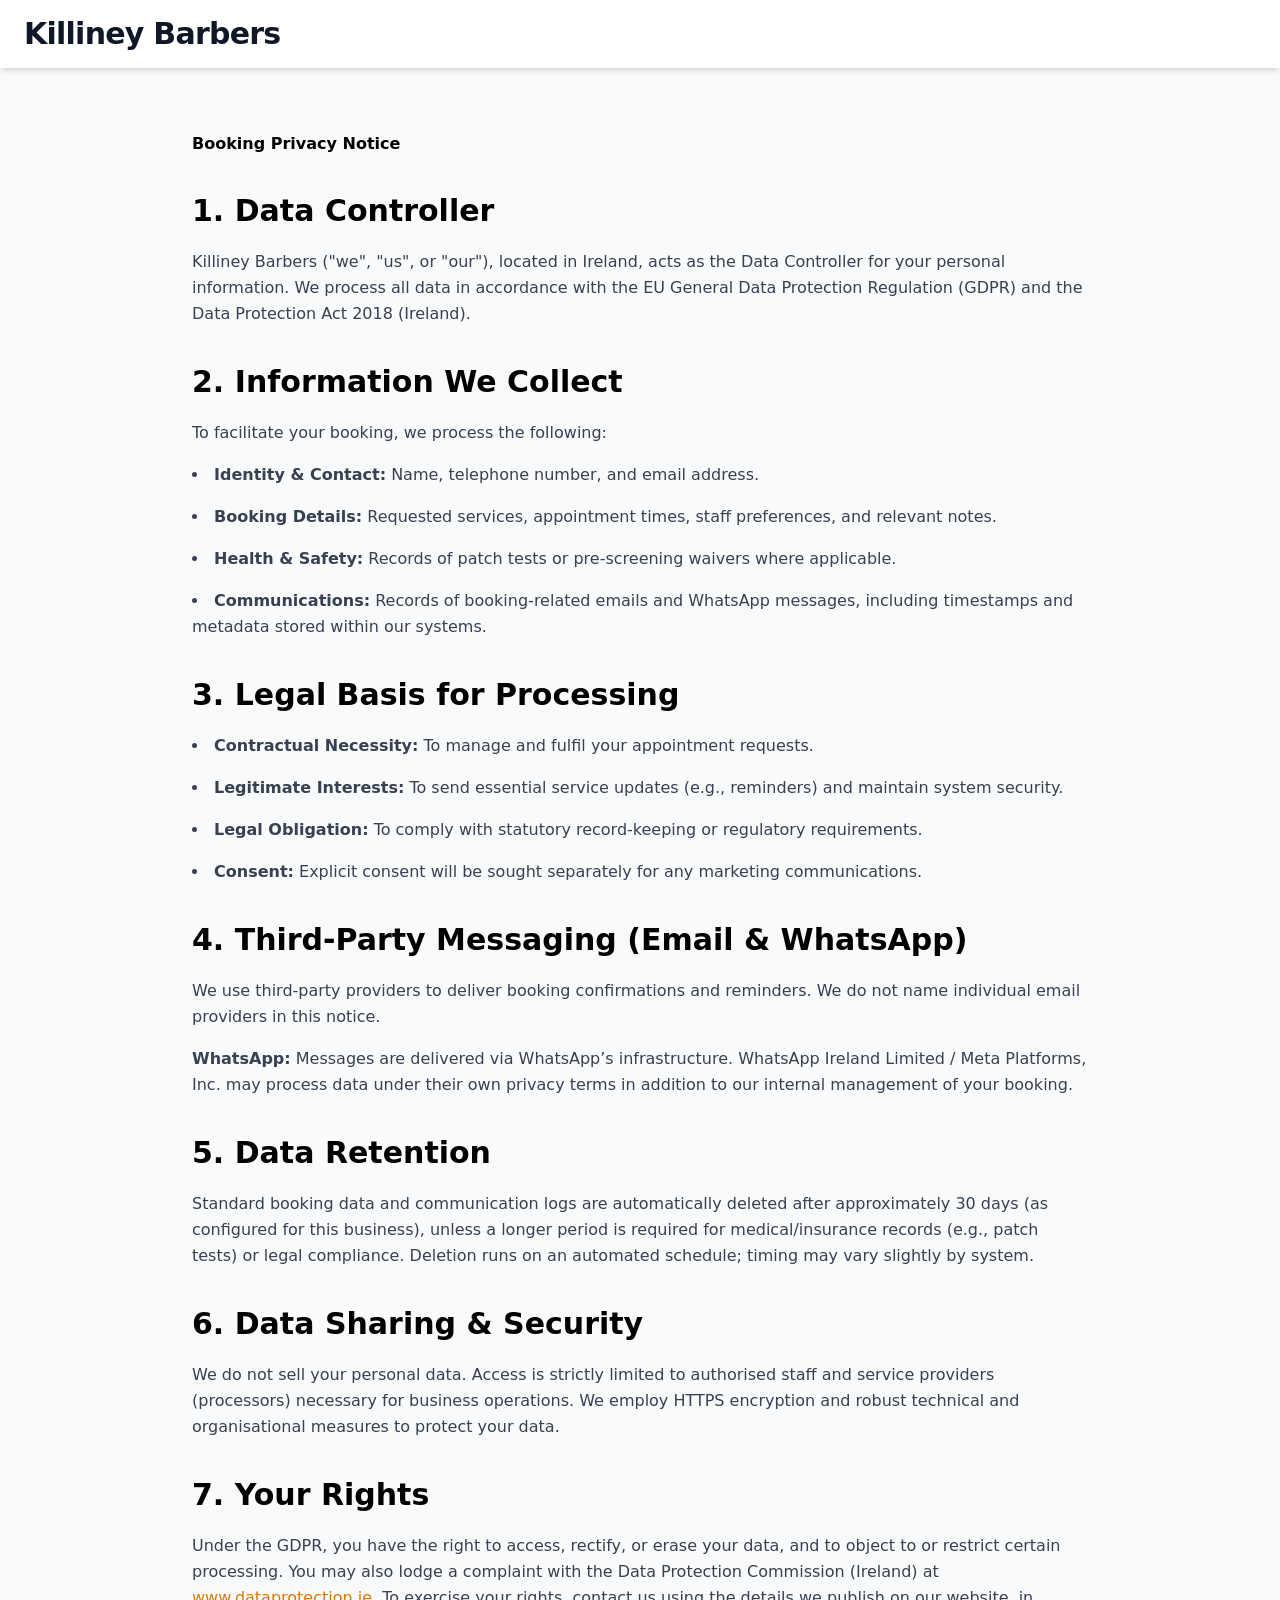
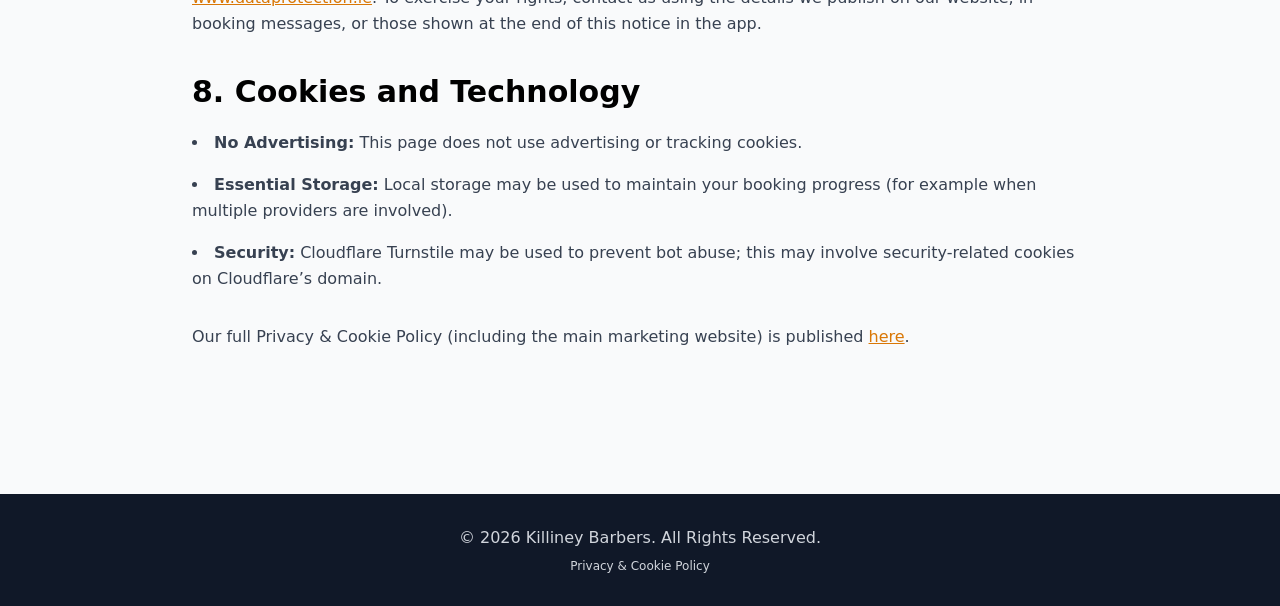
<file: booking-privacy.html>
<!DOCTYPE html>
<html lang="en-IE">
<head>
    <meta charset="UTF-8">
    <meta name="viewport" content="width=device-width, initial-scale=1.0">
    <title>Booking Privacy Notice | Killiney Barbers</title>
	<meta name="robots" content="noindex, follow">
	
    <!-- Tailwind CSS -->
    <link rel="stylesheet" href="/css/style.css">
    <style>
        body { font-family: system-ui, -apple-system, BlinkMacSystemFont, "Segoe UI", Roboto, Helvetica, Arial, sans-serif; }
        h1, h2, h3 { font-weight: 700; }
        .prose h2 { font-size: 1.875rem; margin-bottom: 1rem; margin-top: 2rem; }
        .prose h3 { font-size: 1.5rem; margin-bottom: 0.75rem; margin-top: 1.5rem; }
        .prose p, .prose li { color: #374151; line-height: 1.625; margin-bottom: 1rem; }
        .prose a { color: #d97706; text-decoration: underline; }
        .prose a:hover { color: #f59e0b; }
        .prose ul { list-style-type: disc; list-style-position: inside; margin-bottom: 1rem; }
    </style>
</head>
<body class="bg-gray-50">

    <header class="bg-white shadow-md">
        <div class="container mx-auto px-6 py-4">
            <a href="/" class="text-3xl font-bold font-display text-gray-900 tracking-tight">Killiney Barbers</a>
        </div>
    </header>

    <main class="container mx-auto px-6 py-16">
        <article class="prose max-w-4xl mx-auto">
            <h1>Booking Privacy Notice</h1>
            
            <h2>1. Data Controller</h2>
            <p>Killiney Barbers ("we", "us", or "our"), located in Ireland, acts as the Data Controller for your personal information. We process all data in accordance with the EU General Data Protection Regulation (GDPR) and the Data Protection Act 2018 (Ireland).</p>
            
            <h2>2. Information We Collect</h2>
            <p>To facilitate your booking, we process the following:</p>
            <ul>
                <li><strong>Identity &amp; Contact:</strong> Name, telephone number, and email address.</li>
                <li><strong>Booking Details:</strong> Requested services, appointment times, staff preferences, and relevant notes.</li>
                <li><strong>Health &amp; Safety:</strong> Records of patch tests or pre-screening waivers where applicable.</li>
                <li><strong>Communications:</strong> Records of booking-related emails and WhatsApp messages, including timestamps and metadata stored within our systems.</li>
            </ul>

            <h2>3. Legal Basis for Processing</h2>
            <ul>
                <li><strong>Contractual Necessity:</strong> To manage and fulfil your appointment requests.</li>
                <li><strong>Legitimate Interests:</strong> To send essential service updates (e.g., reminders) and maintain system security.</li>
                <li><strong>Legal Obligation:</strong> To comply with statutory record-keeping or regulatory requirements.</li>
                <li><strong>Consent:</strong> Explicit consent will be sought separately for any marketing communications.</li>
            </ul>

            <h2>4. Third-Party Messaging (Email &amp; WhatsApp)</h2>
            <p>We use third-party providers to deliver booking confirmations and reminders. We do not name individual email providers in this notice.</p>
            <p><strong>WhatsApp:</strong> Messages are delivered via WhatsApp’s infrastructure. WhatsApp Ireland Limited / Meta Platforms, Inc. may process data under their own privacy terms in addition to our internal management of your booking.</p>

            <h2>5. Data Retention</h2>
            <p>Standard booking data and communication logs are automatically deleted after approximately 30 days (as configured for this business), unless a longer period is required for medical/insurance records (e.g., patch tests) or legal compliance. Deletion runs on an automated schedule; timing may vary slightly by system.</p>

            <h2>6. Data Sharing &amp; Security</h2>
            <p>We do not sell your personal data. Access is strictly limited to authorised staff and service providers (processors) necessary for business operations. We employ HTTPS encryption and robust technical and organisational measures to protect your data.</p>

            <h2>7. Your Rights</h2>
            <p>Under the GDPR, you have the right to access, rectify, or erase your data, and to object to or restrict certain processing. You may also lodge a complaint with the Data Protection Commission (Ireland) at <a href="https://www.dataprotection.ie" target="_blank" rel="noopener noreferrer">www.dataprotection.ie</a>. To exercise your rights, contact us using the details we publish on our website, in booking messages, or those shown at the end of this notice in the app.</p>

            <h2>8. Cookies and Technology</h2>
            <ul>
                <li><strong>No Advertising:</strong> This page does not use advertising or tracking cookies.</li>
                <li><strong>Essential Storage:</strong> Local storage may be used to maintain your booking progress (for example when multiple providers are involved).</li>
                <li><strong>Security:</strong> Cloudflare Turnstile may be used to prevent bot abuse; this may involve security-related cookies on Cloudflare’s domain.</li>
            </ul>
            
            <p class="mt-8 pt-6 border-t border-gray-200">
                Our full Privacy &amp; Cookie Policy (including the main marketing website) is published <a href="/privacy-policy.html">here</a>.
            </p>
        </article>
    </main>

    <footer class="bg-gray-900 text-gray-300 mt-16">
        <div class="container mx-auto px-6 py-8 text-center">
             <p>&copy; <span id="year"></span> Killiney Barbers. All Rights Reserved.</p>
            <div class="text-xs text-gray-300 mt-2 font-medium">
                <a href="/privacy-policy.html" class="hover:text-amber-400">Privacy & Cookie Policy</a>
            </div>
        </div>
    </footer>
    <script>
      document.getElementById('year').textContent = new Date().getFullYear();
    </script>

</body>
</html>
</file>
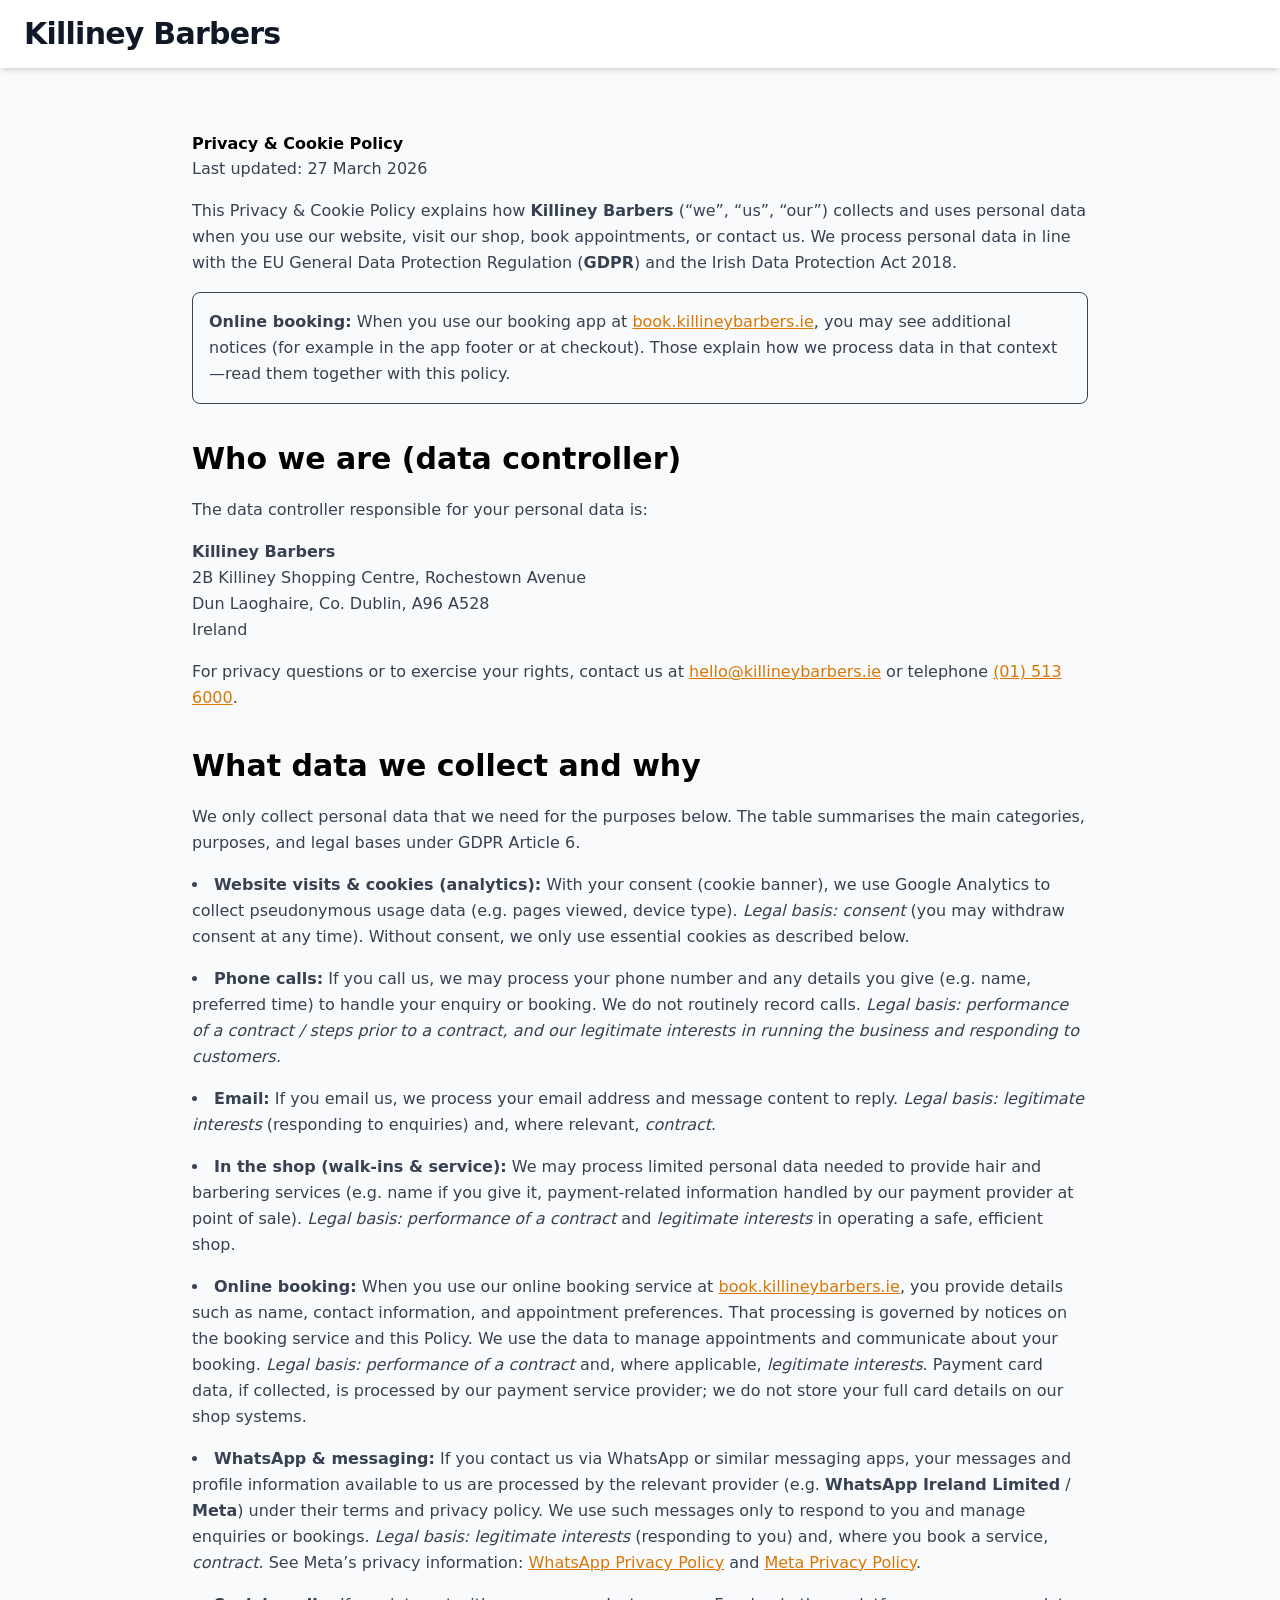
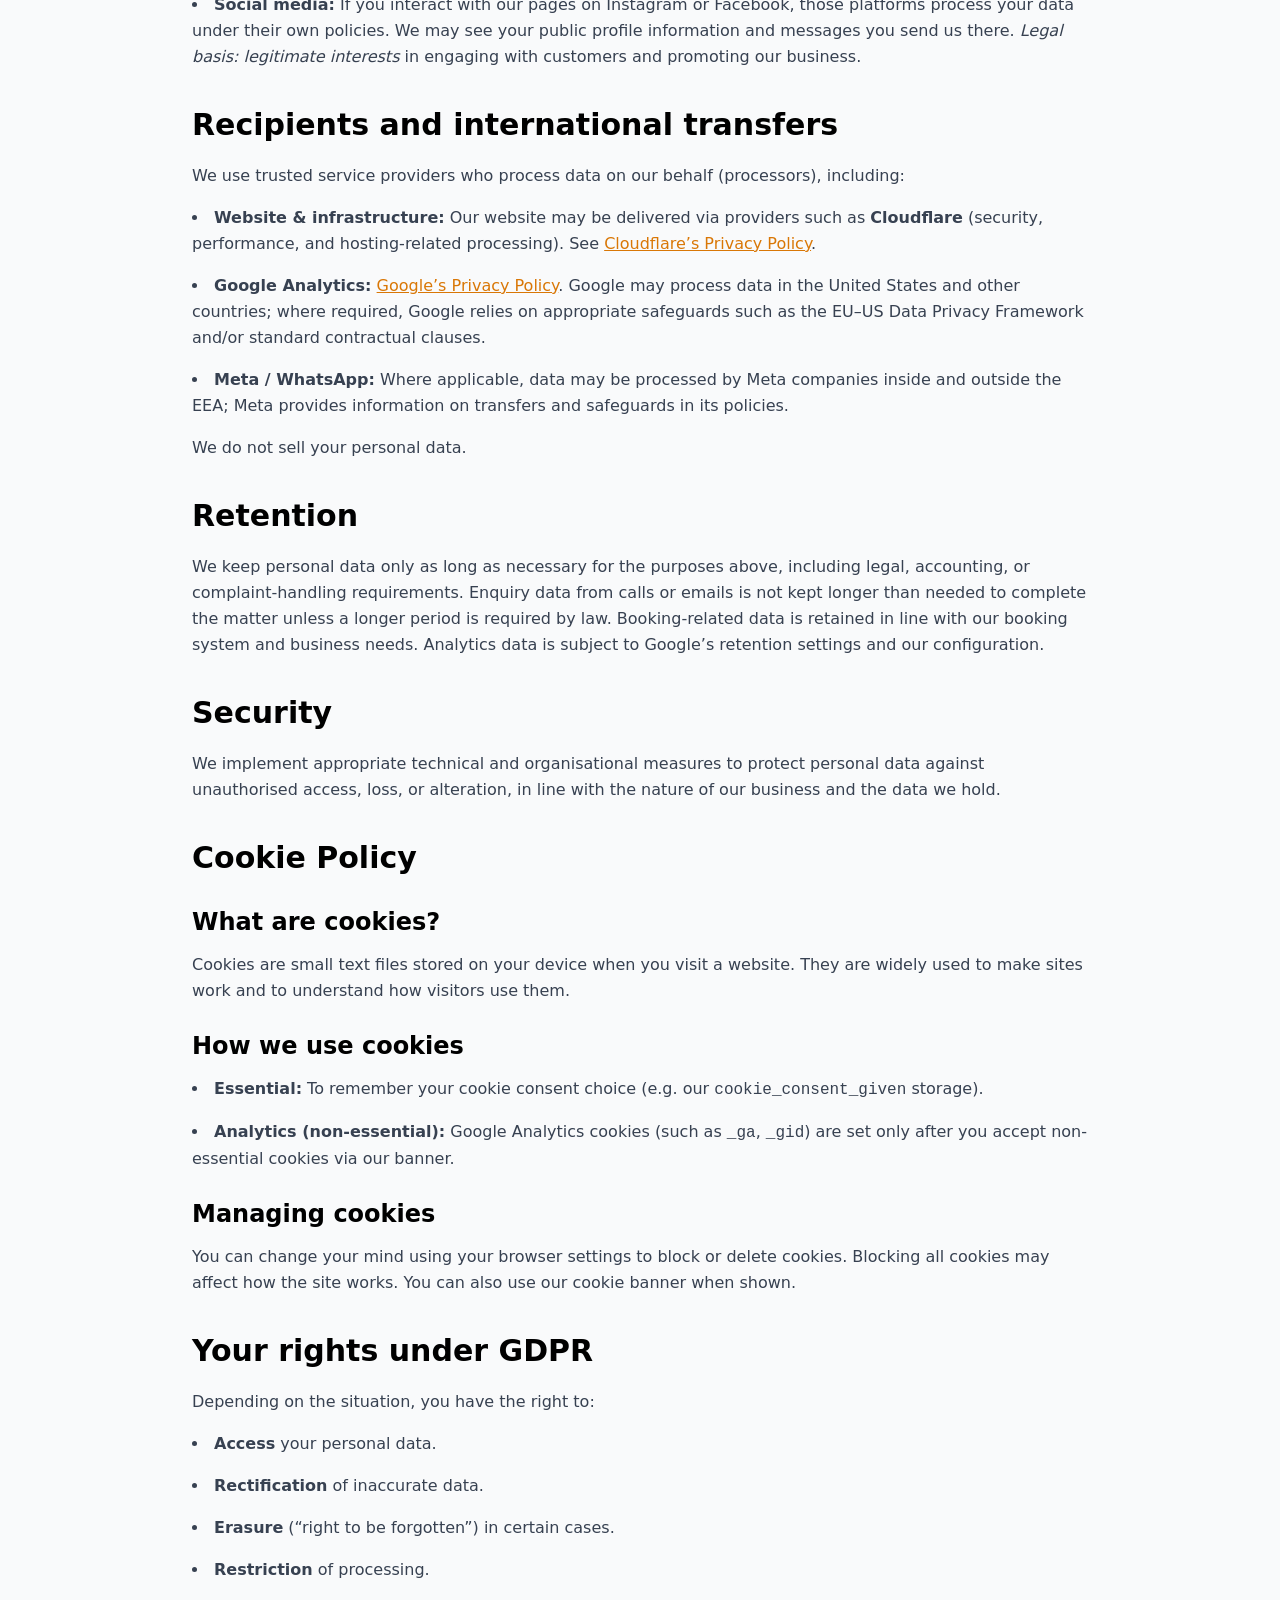
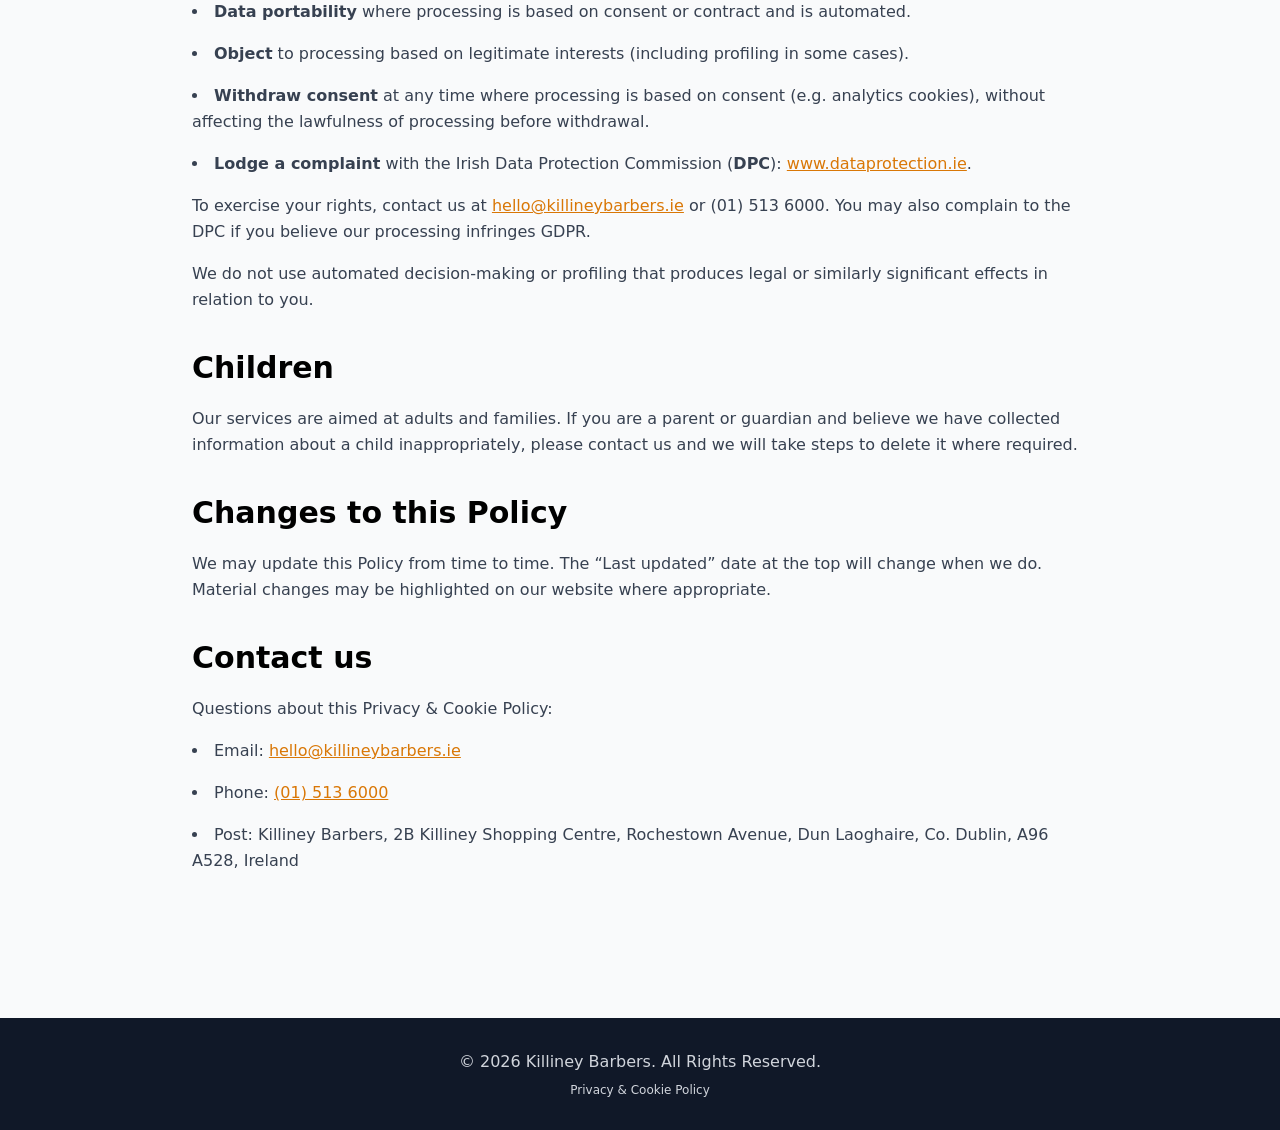
<file: cookie-policy.html>
<!DOCTYPE html>
<html lang="en-IE">
<head>
  <meta charset="UTF-8">
  <meta name="viewport" content="width=device-width, initial-scale=1.0">
  <meta name="robots" content="noindex, follow">
  <meta http-equiv="refresh" content="0;url=/privacy-policy.html">
  <link rel="canonical" href="https://www.killineybarbers.ie/privacy-policy.html">
  <title>Privacy &amp; Cookie Policy | Killiney Barbers</title>
  <script>window.location.replace('/privacy-policy.html');</script>
</head>
<body class="bg-gray-50 text-gray-800 font-sans p-8">
  <p>This content has moved to our <a class="text-amber-600 underline" href="/privacy-policy.html">Privacy &amp; Cookie Policy</a>.</p>
</body>
</html>
</file>
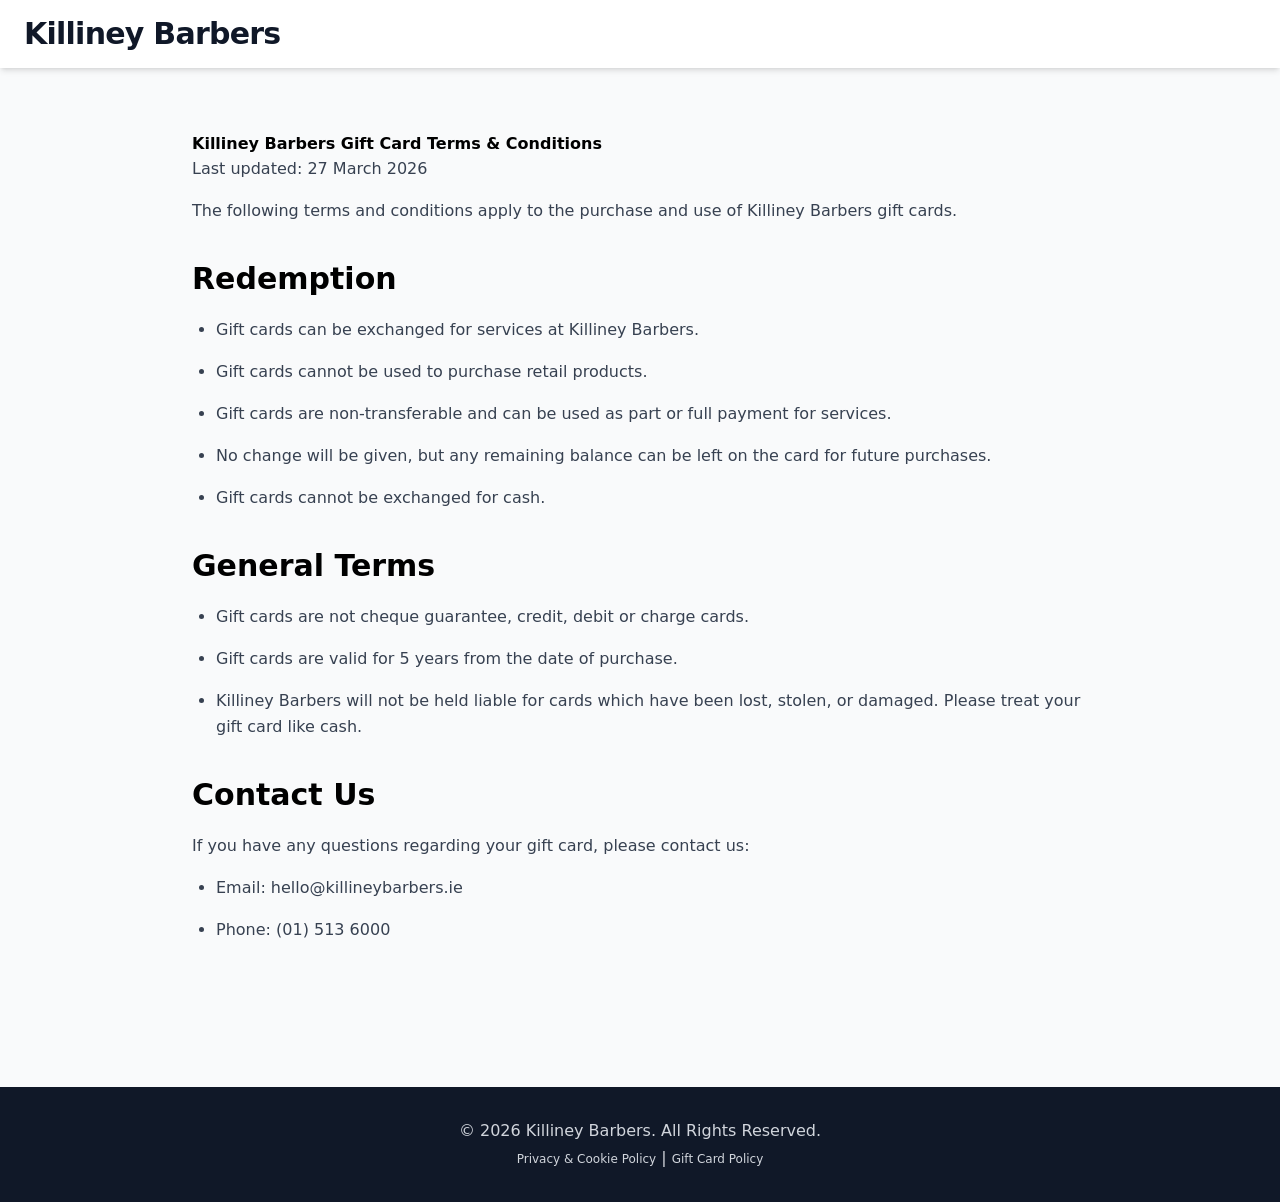
<file: gift-card-policy.html>
<!DOCTYPE html>
<html lang="en-IE">
<head>
    <meta charset="UTF-8">
    <meta name="viewport" content="width=device-width, initial-scale=1.0">
    <title>Gift Card Policy | Killiney Barbers</title>
	<meta name="robots" content="noindex, follow">
	
    <!-- Tailwind CSS -->
    <link rel="stylesheet" href="/css/style.css">
    <style>
        body { font-family: system-ui, -apple-system, BlinkMacSystemFont, "Segoe UI", Roboto, Helvetica, Arial, sans-serif; }
        h1, h2, h3 { font-weight: 700; }
        .prose h2 { font-size: 1.875rem; margin-bottom: 1rem; margin-top: 2rem; }
        .prose h3 { font-size: 1.5rem; margin-bottom: 0.75rem; margin-top: 1.5rem; }
        .prose p, .prose li { color: #374151; line-height: 1.625; margin-bottom: 1rem; }
        .prose a { color: #d97706; text-decoration: underline; }
        .prose a:hover { color: #f59e0b; }
        .prose ul { list-style-type: disc; padding-left: 1.5rem; margin-bottom: 1rem; }
    </style>
</head>
<body class="bg-gray-50">

    <header class="bg-white shadow-md">
        <div class="container mx-auto px-6 py-4">
            <a href="/" class="text-3xl font-bold font-display text-gray-900 tracking-tight">Killiney Barbers</a>
        </div>
    </header>

    <main class="container mx-auto px-6 py-16">
        <article class="prose max-w-4xl mx-auto">
            <h1>Killiney Barbers Gift Card Terms & Conditions</h1>
            <p class="text-gray-500">Last updated: 27 March 2026</p>
            
            <p>The following terms and conditions apply to the purchase and use of Killiney Barbers gift cards.</p>

            <h2>Redemption</h2>
            <ul>
                <li>Gift cards can be exchanged for services at Killiney Barbers.</li>
                <li>Gift cards cannot be used to purchase retail products.</li>
                <li>Gift cards are non-transferable and can be used as part or full payment for services.</li>
                <li>No change will be given, but any remaining balance can be left on the card for future purchases.</li>
                <li>Gift cards cannot be exchanged for cash.</li>
            </ul>

            <h2>General Terms</h2>
            <ul>
                <li>Gift cards are not cheque guarantee, credit, debit or charge cards.</li>
                <li>Gift cards are valid for 5 years from the date of purchase.</li>
                <li>Killiney Barbers will not be held liable for cards which have been lost, stolen, or damaged. Please treat your gift card like cash.</li>
            </ul>

            <h2>Contact Us</h2>
            <p>If you have any questions regarding your gift card, please contact us:</p>
            <ul>
                <li>Email: hello@killineybarbers.ie</li>
                <li>Phone: (01) 513 6000</li>
            </ul>
        </article>
    </main>

    <footer class="bg-gray-900 text-gray-300 mt-16">
        <div class="container mx-auto px-6 py-8 text-center">
             <p>&copy; <span id="year"></span> Killiney Barbers. All Rights Reserved.</p>
              <a href="/privacy-policy.html" class="text-xs text-gray-300 hover:text-amber-400 mt-2 inline-block font-medium">Privacy & Cookie Policy</a> | 
              <a href="/gift-card-policy.html" class="text-xs text-gray-300 hover:text-amber-400 mt-2 inline-block font-medium">Gift Card Policy</a>
        </div>
    </footer>
    
    <script>
        document.getElementById('year').textContent = new Date().getFullYear();
    </script>

</body>
</html>
</file>
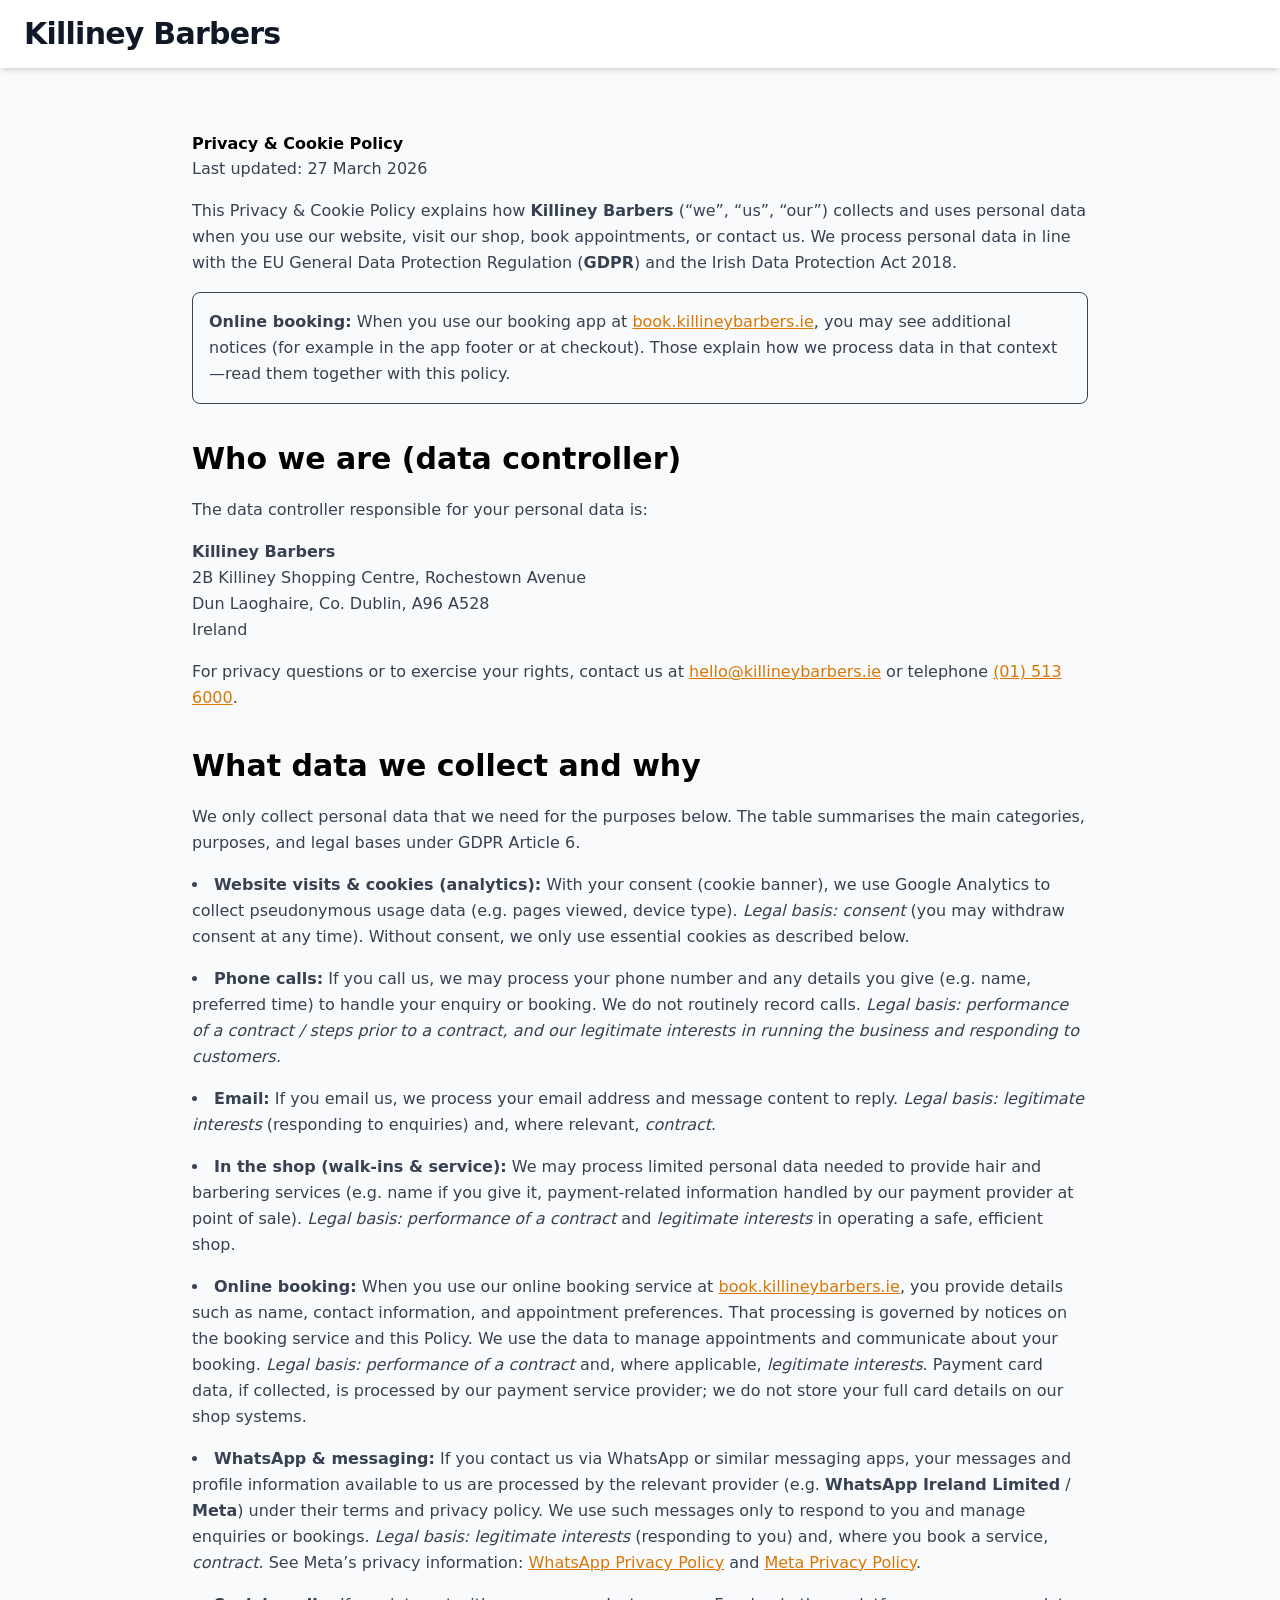
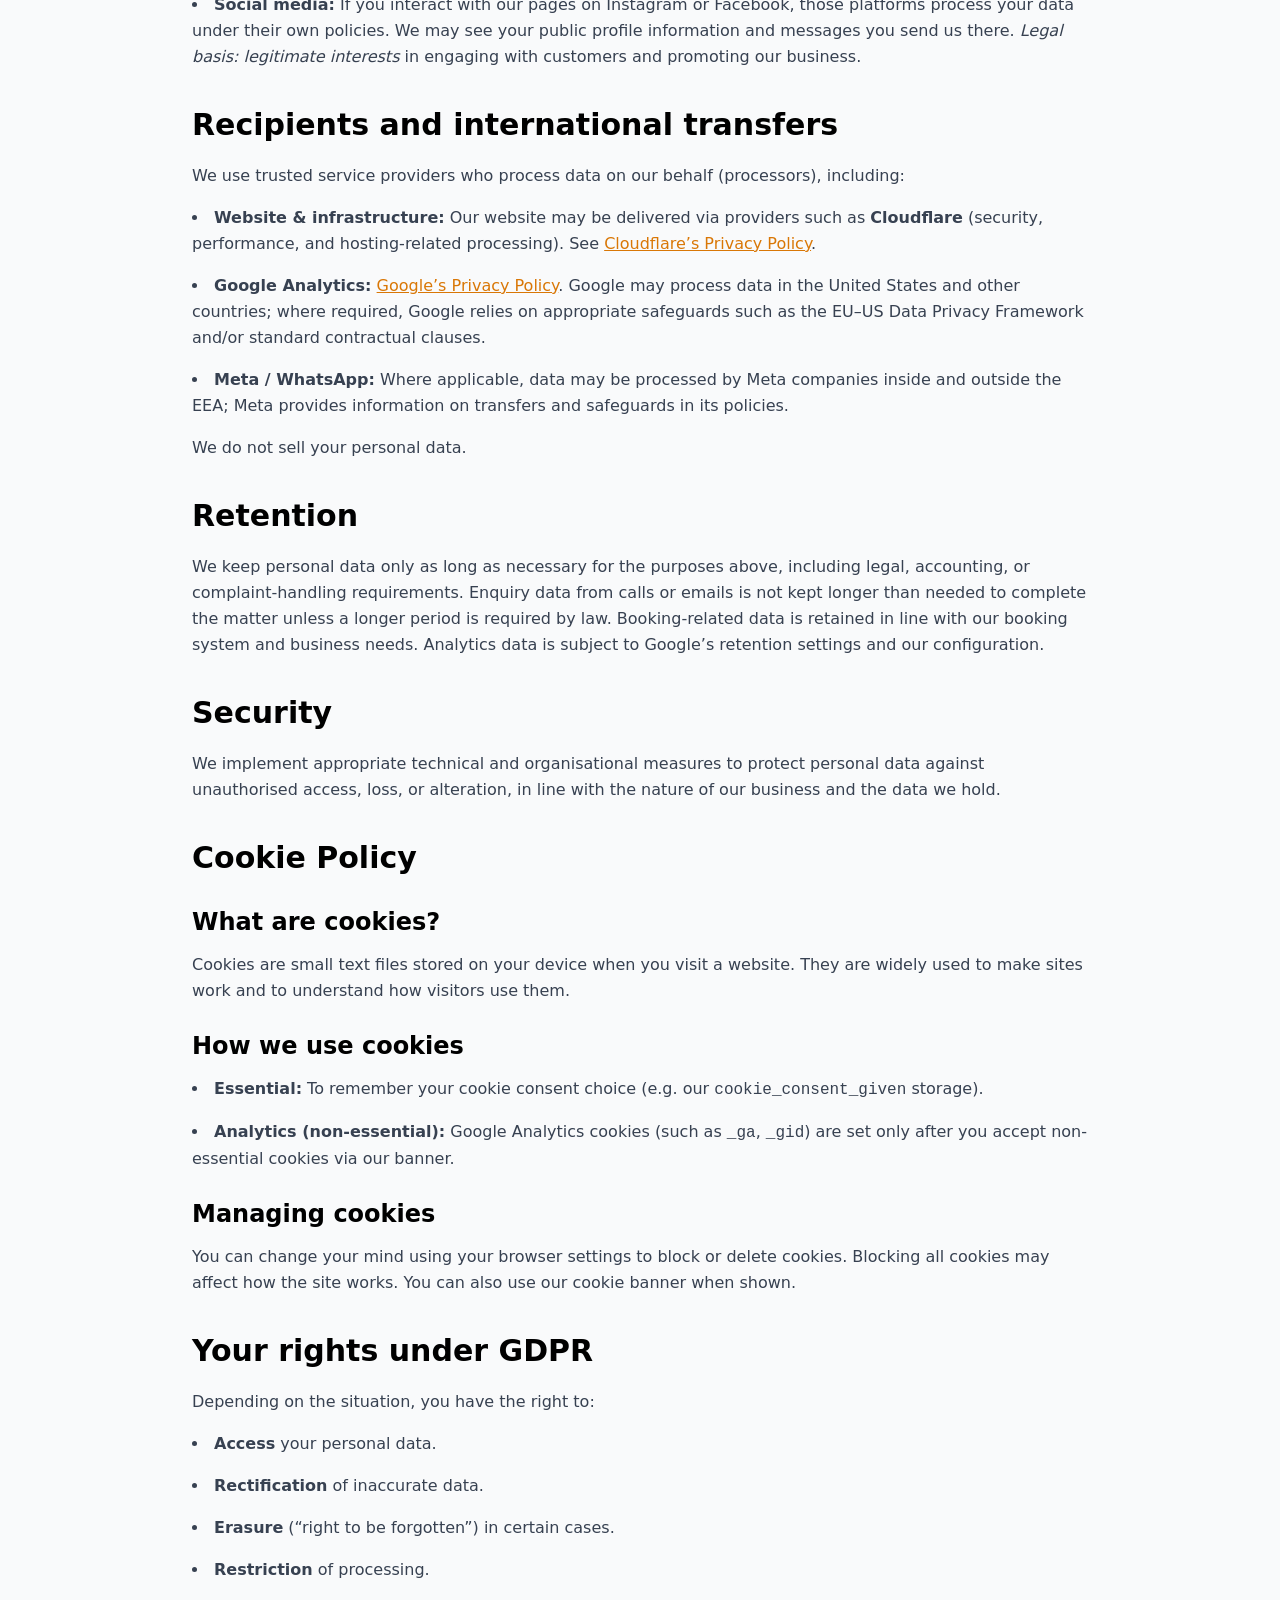
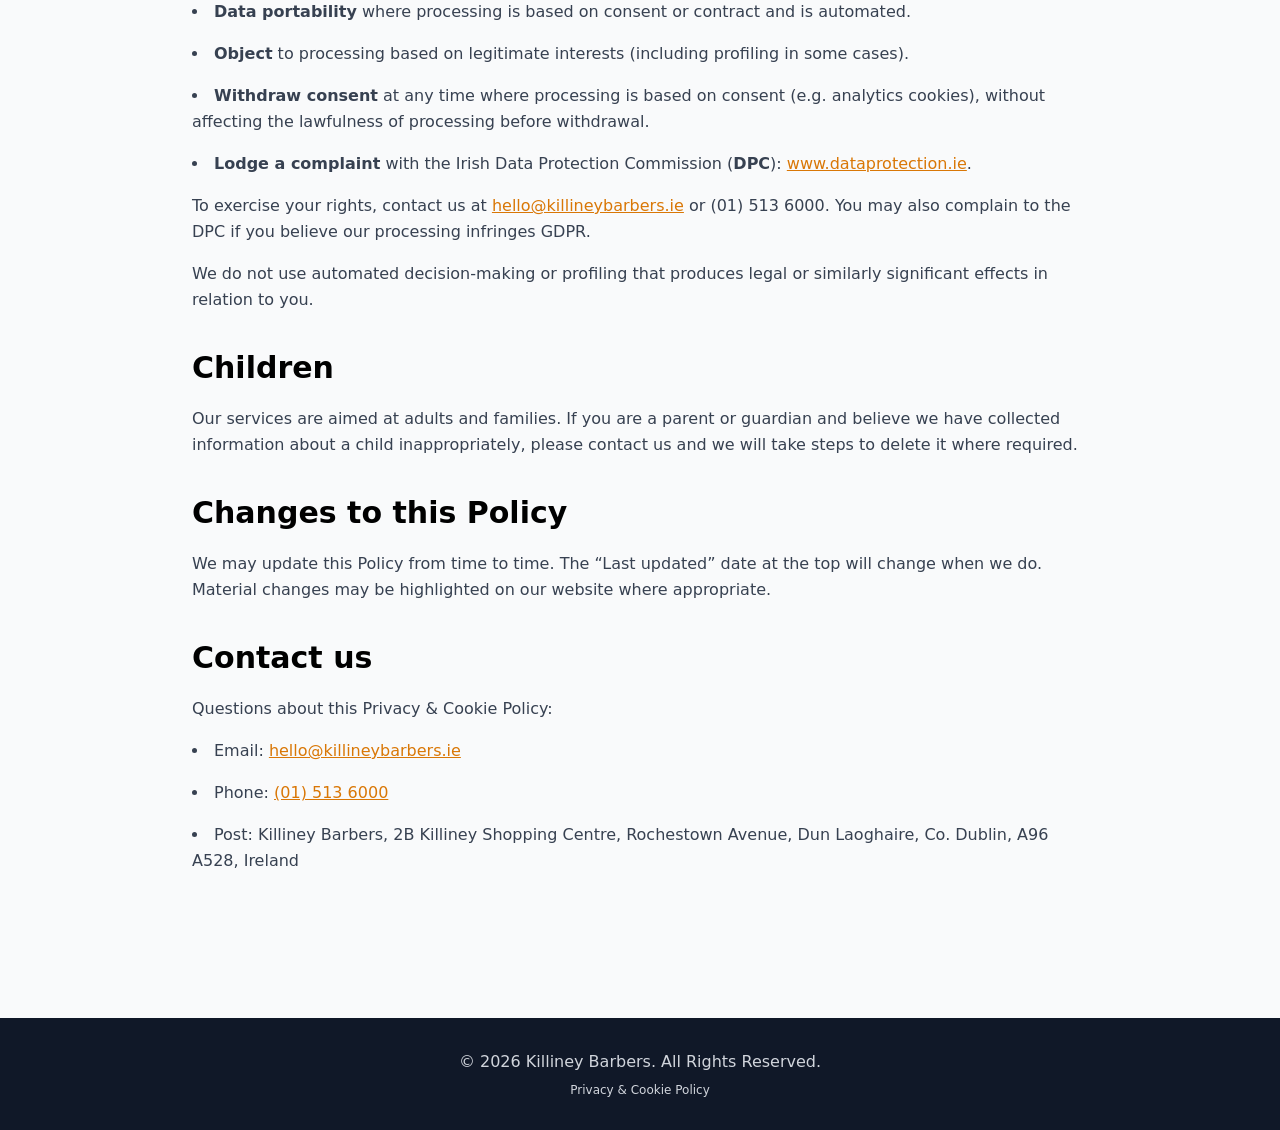
<file: privacy-policy.html>
<!DOCTYPE html>
<html lang="en-IE">
<head>
    <meta charset="UTF-8">
    <meta name="viewport" content="width=device-width, initial-scale=1.0">
    <title>Privacy & Cookie Policy | Killiney Barbers</title>
	<meta name="robots" content="noindex, follow">
	
    <!-- Tailwind CSS -->
    <link rel="stylesheet" href="/css/style.css">
    <style>
        body { font-family: system-ui, -apple-system, BlinkMacSystemFont, "Segoe UI", Roboto, Helvetica, Arial, sans-serif; }
        h1, h2, h3 { font-weight: 700; }
        .prose h2 { font-size: 1.875rem; margin-bottom: 1rem; margin-top: 2rem; }
        .prose h3 { font-size: 1.5rem; margin-bottom: 0.75rem; margin-top: 1.5rem; }
        .prose p, .prose li { color: #374151; line-height: 1.625; margin-bottom: 1rem; }
        .prose a { color: #d97706; text-decoration: underline; }
        .prose a:hover { color: #f59e0b; }
        .prose ul { list-style-type: disc; list-style-position: inside; margin-bottom: 1rem; }
    </style>
</head>
<body class="bg-gray-50">

    <header class="bg-white shadow-md">
        <div class="container mx-auto px-6 py-4">
            <a href="/" class="text-3xl font-bold font-display text-gray-900 tracking-tight">Killiney Barbers</a>
        </div>
    </header>

    <main class="container mx-auto px-6 py-16">
        <article class="prose max-w-4xl mx-auto">
            <h1>Privacy & Cookie Policy</h1>
            <p class="text-gray-500">Last updated: 27 March 2026</p>
            
            <p>This Privacy & Cookie Policy explains how <strong>Killiney Barbers</strong> (“we”, “us”, “our”) collects and uses personal data when you use our website, visit our shop, book appointments, or contact us. We process personal data in line with the EU General Data Protection Regulation (<strong>GDPR</strong>) and the Irish Data Protection Act 2018.</p>

            <p class="bg-amber-50 border border-amber-200 rounded-lg p-4 text-gray-800"><strong>Online booking:</strong> When you use our booking app at <a href="https://book.killineybarbers.ie/" target="_blank" rel="noopener noreferrer">book.killineybarbers.ie</a>, you may see additional notices (for example in the app footer or at checkout). Those explain how we process data in that context—read them together with this policy.</p>

            <h2>Who we are (data controller)</h2>
            <p>The data controller responsible for your personal data is:</p>
            <p>
                <strong>Killiney Barbers</strong><br>
                2B Killiney Shopping Centre, Rochestown Avenue<br>
                Dun Laoghaire, Co. Dublin, A96 A528<br>
                Ireland
            </p>
            <p>For privacy questions or to exercise your rights, contact us at <a href="mailto:hello@killineybarbers.ie">hello@killineybarbers.ie</a> or telephone <a href="tel:+35315136000">(01) 513 6000</a>.</p>

            <h2>What data we collect and why</h2>
            <p>We only collect personal data that we need for the purposes below. The table summarises the main categories, purposes, and legal bases under GDPR Article 6.</p>
            <ul>
                <li><strong>Website visits &amp; cookies (analytics):</strong> With your consent (cookie banner), we use Google Analytics to collect pseudonymous usage data (e.g. pages viewed, device type). <em>Legal basis: consent</em> (you may withdraw consent at any time). Without consent, we only use essential cookies as described below.</li>
                <li><strong>Phone calls:</strong> If you call us, we may process your phone number and any details you give (e.g. name, preferred time) to handle your enquiry or booking. We do not routinely record calls. <em>Legal basis: performance of a contract / steps prior to a contract, and our legitimate interests in running the business and responding to customers.</em></li>
                <li><strong>Email:</strong> If you email us, we process your email address and message content to reply. <em>Legal basis: legitimate interests</em> (responding to enquiries) and, where relevant, <em>contract</em>.</li>
                <li><strong>In the shop (walk-ins &amp; service):</strong> We may process limited personal data needed to provide hair and barbering services (e.g. name if you give it, payment-related information handled by our payment provider at point of sale). <em>Legal basis: performance of a contract</em> and <em>legitimate interests</em> in operating a safe, efficient shop.</li>
                <li><strong>Online booking:</strong> When you use our online booking service at <a href="https://book.killineybarbers.ie/" target="_blank" rel="noopener noreferrer">book.killineybarbers.ie</a>, you provide details such as name, contact information, and appointment preferences. That processing is governed by notices on the booking service and this Policy. We use the data to manage appointments and communicate about your booking. <em>Legal basis: performance of a contract</em> and, where applicable, <em>legitimate interests</em>. Payment card data, if collected, is processed by our payment service provider; we do not store your full card details on our shop systems.</li>
                <li><strong>WhatsApp &amp; messaging:</strong> If you contact us via WhatsApp or similar messaging apps, your messages and profile information available to us are processed by the relevant provider (e.g. <strong>WhatsApp Ireland Limited</strong> / <strong>Meta</strong>) under their terms and privacy policy. We use such messages only to respond to you and manage enquiries or bookings. <em>Legal basis: legitimate interests</em> (responding to you) and, where you book a service, <em>contract</em>. See Meta’s privacy information: <a href="https://www.whatsapp.com/legal/privacy-policy" target="_blank" rel="noopener noreferrer">WhatsApp Privacy Policy</a> and <a href="https://www.facebook.com/privacy/policy" target="_blank" rel="noopener noreferrer">Meta Privacy Policy</a>.</li>
                <li><strong>Social media:</strong> If you interact with our pages on Instagram or Facebook, those platforms process your data under their own policies. We may see your public profile information and messages you send us there. <em>Legal basis: legitimate interests</em> in engaging with customers and promoting our business.</li>
            </ul>

            <h2>Recipients and international transfers</h2>
            <p>We use trusted service providers who process data on our behalf (processors), including:</p>
            <ul>
                <li><strong>Website &amp; infrastructure:</strong> Our website may be delivered via providers such as <strong>Cloudflare</strong> (security, performance, and hosting-related processing). See <a href="https://www.cloudflare.com/privacypolicy/" target="_blank" rel="noopener noreferrer">Cloudflare’s Privacy Policy</a>.</li>
                <li><strong>Google Analytics:</strong> <a href="https://policies.google.com/privacy" target="_blank" rel="noopener noreferrer">Google’s Privacy Policy</a>. Google may process data in the United States and other countries; where required, Google relies on appropriate safeguards such as the EU–US Data Privacy Framework and/or standard contractual clauses.</li>
                <li><strong>Meta / WhatsApp:</strong> Where applicable, data may be processed by Meta companies inside and outside the EEA; Meta provides information on transfers and safeguards in its policies.</li>
            </ul>
            <p>We do not sell your personal data.</p>

            <h2>Retention</h2>
            <p>We keep personal data only as long as necessary for the purposes above, including legal, accounting, or complaint-handling requirements. Enquiry data from calls or emails is not kept longer than needed to complete the matter unless a longer period is required by law. Booking-related data is retained in line with our booking system and business needs. Analytics data is subject to Google’s retention settings and our configuration.</p>

            <h2>Security</h2>
            <p>We implement appropriate technical and organisational measures to protect personal data against unauthorised access, loss, or alteration, in line with the nature of our business and the data we hold.</p>

            <h2>Cookie Policy</h2>

            <h3>What are cookies?</h3>
            <p>Cookies are small text files stored on your device when you visit a website. They are widely used to make sites work and to understand how visitors use them.</p>

            <h3>How we use cookies</h3>
            <ul>
                <li><strong>Essential:</strong> To remember your cookie consent choice (e.g. our <code>cookie_consent_given</code> storage).</li>
                <li><strong>Analytics (non-essential):</strong> Google Analytics cookies (such as <code>_ga</code>, <code>_gid</code>) are set only after you accept non-essential cookies via our banner.</li>
            </ul>

            <h3>Managing cookies</h3>
            <p>You can change your mind using your browser settings to block or delete cookies. Blocking all cookies may affect how the site works. You can also use our cookie banner when shown.</p>

            <h2>Your rights under GDPR</h2>
            <p>Depending on the situation, you have the right to:</p>
            <ul>
                <li><strong>Access</strong> your personal data.</li>
                <li><strong>Rectification</strong> of inaccurate data.</li>
                <li><strong>Erasure</strong> (“right to be forgotten”) in certain cases.</li>
                <li><strong>Restriction</strong> of processing.</li>
                <li><strong>Data portability</strong> where processing is based on consent or contract and is automated.</li>
                <li><strong>Object</strong> to processing based on legitimate interests (including profiling in some cases).</li>
                <li><strong>Withdraw consent</strong> at any time where processing is based on consent (e.g. analytics cookies), without affecting the lawfulness of processing before withdrawal.</li>
                <li><strong>Lodge a complaint</strong> with the Irish Data Protection Commission (<strong>DPC</strong>): <a href="https://www.dataprotection.ie/" target="_blank" rel="noopener noreferrer">www.dataprotection.ie</a>.</li>
            </ul>
            <p>To exercise your rights, contact us at <a href="mailto:hello@killineybarbers.ie">hello@killineybarbers.ie</a> or (01) 513 6000. You may also complain to the DPC if you believe our processing infringes GDPR.</p>
            <p>We do not use automated decision-making or profiling that produces legal or similarly significant effects in relation to you.</p>

            <h2>Children</h2>
            <p>Our services are aimed at adults and families. If you are a parent or guardian and believe we have collected information about a child inappropriately, please contact us and we will take steps to delete it where required.</p>

            <h2>Changes to this Policy</h2>
            <p>We may update this Policy from time to time. The “Last updated” date at the top will change when we do. Material changes may be highlighted on our website where appropriate.</p>

            <h2>Contact us</h2>
            <p>Questions about this Privacy &amp; Cookie Policy:</p>
            <ul>
                <li>Email: <a href="mailto:hello@killineybarbers.ie">hello@killineybarbers.ie</a></li>
                <li>Phone: <a href="tel:+35315136000">(01) 513 6000</a></li>
                <li>Post: Killiney Barbers, 2B Killiney Shopping Centre, Rochestown Avenue, Dun Laoghaire, Co. Dublin, A96 A528, Ireland</li>
            </ul>
        </article>
    </main>

    <footer class="bg-gray-900 text-gray-300 mt-16">
        <div class="container mx-auto px-6 py-8 text-center">
             <p>&copy; <span id="year"></span> Killiney Barbers. All Rights Reserved.</p>
            <div class="text-xs text-gray-300 mt-2 font-medium">
                <a href="/privacy-policy.html" class="hover:text-amber-400">Privacy & Cookie Policy</a>
            </div>
        </div>
    </footer>
    <script>
      document.getElementById('year').textContent = new Date().getFullYear();
    </script>

</body>
</html>
</file>
<file: css/style.css>
/*! tailwindcss v4.1.13 | MIT License | https://tailwindcss.com */
@layer properties;
@layer theme, base, components, utilities;
@layer theme {
  :root, :host {
    --font-sans: ui-sans-serif, system-ui, sans-serif, "Apple Color Emoji",
      "Segoe UI Emoji", "Segoe UI Symbol", "Noto Color Emoji";
    --font-mono: ui-monospace, SFMono-Regular, Menlo, Monaco, Consolas, "Liberation Mono",
      "Courier New", monospace;
    --color-red-100: oklch(93.6% 0.032 17.717);
    --color-red-400: oklch(70.4% 0.191 22.216);
    --color-red-500: oklch(63.7% 0.237 25.331);
    --color-red-700: oklch(50.5% 0.213 27.518);
    --color-amber-400: oklch(82.8% 0.189 84.429);
    --color-amber-500: oklch(76.9% 0.188 70.08);
    --color-amber-600: oklch(66.6% 0.179 58.318);
    --color-green-500: oklch(72.3% 0.219 149.579);
    --color-gray-50: oklch(98.5% 0.002 247.839);
    --color-gray-100: oklch(96.7% 0.003 264.542);
    --color-gray-200: oklch(92.8% 0.006 264.531);
    --color-gray-300: oklch(87.2% 0.01 258.338);
    --color-gray-400: oklch(70.7% 0.022 261.325);
    --color-gray-500: oklch(55.1% 0.027 264.364);
    --color-gray-600: oklch(44.6% 0.03 256.802);
    --color-gray-700: oklch(37.3% 0.034 259.733);
    --color-gray-800: oklch(27.8% 0.033 256.848);
    --color-gray-900: oklch(21% 0.034 264.665);
    --color-black: #000;
    --color-white: #fff;
    --spacing: 0.25rem;
    --container-md: 28rem;
    --container-lg: 32rem;
    --container-2xl: 42rem;
    --container-4xl: 56rem;
    --container-6xl: 72rem;
    --text-xs: 0.75rem;
    --text-xs--line-height: calc(1 / 0.75);
    --text-sm: 0.875rem;
    --text-sm--line-height: calc(1.25 / 0.875);
    --text-lg: 1.125rem;
    --text-lg--line-height: calc(1.75 / 1.125);
    --text-xl: 1.25rem;
    --text-xl--line-height: calc(1.75 / 1.25);
    --text-2xl: 1.5rem;
    --text-2xl--line-height: calc(2 / 1.5);
    --text-3xl: 1.875rem;
    --text-3xl--line-height: calc(2.25 / 1.875);
    --text-4xl: 2.25rem;
    --text-4xl--line-height: calc(2.5 / 2.25);
    --text-5xl: 3rem;
    --text-5xl--line-height: 1;
    --text-7xl: 4.5rem;
    --text-7xl--line-height: 1;
    --text-8xl: 6rem;
    --text-8xl--line-height: 1;
    --font-weight-medium: 500;
    --font-weight-semibold: 600;
    --font-weight-bold: 700;
    --font-weight-extrabold: 800;
    --tracking-tight: -0.025em;
    --leading-tight: 1.25;
    --leading-relaxed: 1.625;
    --radius-md: 0.375rem;
    --radius-lg: 0.5rem;
    --radius-xl: 0.75rem;
    --animate-spin: spin 1s linear infinite;
    --blur-sm: 8px;
    --blur-lg: 16px;
    --default-transition-duration: 150ms;
    --default-transition-timing-function: cubic-bezier(0.4, 0, 0.2, 1);
    --default-font-family: var(--font-sans);
    --default-mono-font-family: var(--font-mono);
  }
}
@layer base {
  *, ::after, ::before, ::backdrop, ::file-selector-button {
    box-sizing: border-box;
    margin: 0;
    padding: 0;
    border: 0 solid;
  }
  html, :host {
    line-height: 1.5;
    -webkit-text-size-adjust: 100%;
    tab-size: 4;
    font-family: var(--default-font-family, ui-sans-serif, system-ui, sans-serif, "Apple Color Emoji", "Segoe UI Emoji", "Segoe UI Symbol", "Noto Color Emoji");
    font-feature-settings: var(--default-font-feature-settings, normal);
    font-variation-settings: var(--default-font-variation-settings, normal);
    -webkit-tap-highlight-color: transparent;
  }
  hr {
    height: 0;
    color: inherit;
    border-top-width: 1px;
  }
  abbr:where([title]) {
    -webkit-text-decoration: underline dotted;
    text-decoration: underline dotted;
  }
  h1, h2, h3, h4, h5, h6 {
    font-size: inherit;
    font-weight: inherit;
  }
  a {
    color: inherit;
    -webkit-text-decoration: inherit;
    text-decoration: inherit;
  }
  b, strong {
    font-weight: bolder;
  }
  code, kbd, samp, pre {
    font-family: var(--default-mono-font-family, ui-monospace, SFMono-Regular, Menlo, Monaco, Consolas, "Liberation Mono", "Courier New", monospace);
    font-feature-settings: var(--default-mono-font-feature-settings, normal);
    font-variation-settings: var(--default-mono-font-variation-settings, normal);
    font-size: 1em;
  }
  small {
    font-size: 80%;
  }
  sub, sup {
    font-size: 75%;
    line-height: 0;
    position: relative;
    vertical-align: baseline;
  }
  sub {
    bottom: -0.25em;
  }
  sup {
    top: -0.5em;
  }
  table {
    text-indent: 0;
    border-color: inherit;
    border-collapse: collapse;
  }
  :-moz-focusring {
    outline: auto;
  }
  progress {
    vertical-align: baseline;
  }
  summary {
    display: list-item;
  }
  ol, ul, menu {
    list-style: none;
  }
  img, svg, video, canvas, audio, iframe, embed, object {
    display: block;
    vertical-align: middle;
  }
  img, video {
    max-width: 100%;
    height: auto;
  }
  button, input, select, optgroup, textarea, ::file-selector-button {
    font: inherit;
    font-feature-settings: inherit;
    font-variation-settings: inherit;
    letter-spacing: inherit;
    color: inherit;
    border-radius: 0;
    background-color: transparent;
    opacity: 1;
  }
  :where(select:is([multiple], [size])) optgroup {
    font-weight: bolder;
  }
  :where(select:is([multiple], [size])) optgroup option {
    padding-inline-start: 20px;
  }
  ::file-selector-button {
    margin-inline-end: 4px;
  }
  ::placeholder {
    opacity: 1;
  }
  @supports (not (-webkit-appearance: -apple-pay-button))  or (contain-intrinsic-size: 1px) {
    ::placeholder {
      color: currentcolor;
      @supports (color: color-mix(in lab, red, red)) {
        color: color-mix(in oklab, currentcolor 50%, transparent);
      }
    }
  }
  textarea {
    resize: vertical;
  }
  ::-webkit-search-decoration {
    -webkit-appearance: none;
  }
  ::-webkit-date-and-time-value {
    min-height: 1lh;
    text-align: inherit;
  }
  ::-webkit-datetime-edit {
    display: inline-flex;
  }
  ::-webkit-datetime-edit-fields-wrapper {
    padding: 0;
  }
  ::-webkit-datetime-edit, ::-webkit-datetime-edit-year-field, ::-webkit-datetime-edit-month-field, ::-webkit-datetime-edit-day-field, ::-webkit-datetime-edit-hour-field, ::-webkit-datetime-edit-minute-field, ::-webkit-datetime-edit-second-field, ::-webkit-datetime-edit-millisecond-field, ::-webkit-datetime-edit-meridiem-field {
    padding-block: 0;
  }
  ::-webkit-calendar-picker-indicator {
    line-height: 1;
  }
  :-moz-ui-invalid {
    box-shadow: none;
  }
  button, input:where([type="button"], [type="reset"], [type="submit"]), ::file-selector-button {
    appearance: button;
  }
  ::-webkit-inner-spin-button, ::-webkit-outer-spin-button {
    height: auto;
  }
  [hidden]:where(:not([hidden="until-found"])) {
    display: none !important;
  }
}
@layer utilities {
  .sr-only {
    position: absolute;
    width: 1px;
    height: 1px;
    padding: 0;
    margin: -1px;
    overflow: hidden;
    clip-path: inset(50%);
    white-space: nowrap;
    border-width: 0;
  }
  .absolute {
    position: absolute;
  }
  .fixed {
    position: fixed;
  }
  .relative {
    position: relative;
  }
  .sticky {
    position: sticky;
  }
  .inset-0 {
    inset: calc(var(--spacing) * 0);
  }
  .-top-2 {
    top: calc(var(--spacing) * -2);
  }
  .top-0 {
    top: calc(var(--spacing) * 0);
  }
  .top-4 {
    top: calc(var(--spacing) * 4);
  }
  .-right-2 {
    right: calc(var(--spacing) * -2);
  }
  .right-0 {
    right: calc(var(--spacing) * 0);
  }
  .right-4 {
    right: calc(var(--spacing) * 4);
  }
  .right-6 {
    right: calc(var(--spacing) * 6);
  }
  .bottom-0 {
    bottom: calc(var(--spacing) * 0);
  }
  .bottom-6 {
    bottom: calc(var(--spacing) * 6);
  }
  .left-0 {
    left: calc(var(--spacing) * 0);
  }
  .z-10 {
    z-index: 10;
  }
  .z-30 {
    z-index: 30;
  }
  .z-40 {
    z-index: 40;
  }
  .z-50 {
    z-index: 50;
  }
  .container {
    width: 100%;
    @media (width >= 40rem) {
      max-width: 40rem;
    }
    @media (width >= 48rem) {
      max-width: 48rem;
    }
    @media (width >= 64rem) {
      max-width: 64rem;
    }
    @media (width >= 80rem) {
      max-width: 80rem;
    }
    @media (width >= 96rem) {
      max-width: 96rem;
    }
  }
  .mx-auto {
    margin-inline: auto;
  }
  .mt-1 {
    margin-top: calc(var(--spacing) * 1);
  }
  .mt-2 {
    margin-top: calc(var(--spacing) * 2);
  }
  .mt-4 {
    margin-top: calc(var(--spacing) * 4);
  }
  .mt-6 {
    margin-top: calc(var(--spacing) * 6);
  }
  .mt-8 {
    margin-top: calc(var(--spacing) * 8);
  }
  .mt-12 {
    margin-top: calc(var(--spacing) * 12);
  }
  .mt-16 {
    margin-top: calc(var(--spacing) * 16);
  }
  .mt-20 {
    margin-top: calc(var(--spacing) * 20);
  }
  .mr-2 {
    margin-right: calc(var(--spacing) * 2);
  }
  .mr-3 {
    margin-right: calc(var(--spacing) * 3);
  }
  .mr-4 {
    margin-right: calc(var(--spacing) * 4);
  }
  .mb-1 {
    margin-bottom: calc(var(--spacing) * 1);
  }
  .mb-2 {
    margin-bottom: calc(var(--spacing) * 2);
  }
  .mb-4 {
    margin-bottom: calc(var(--spacing) * 4);
  }
  .mb-6 {
    margin-bottom: calc(var(--spacing) * 6);
  }
  .mb-8 {
    margin-bottom: calc(var(--spacing) * 8);
  }
  .mb-12 {
    margin-bottom: calc(var(--spacing) * 12);
  }
  .block {
    display: block;
  }
  .contents {
    display: contents;
  }
  .flex {
    display: flex;
  }
  .grid {
    display: grid;
  }
  .hidden {
    display: none;
  }
  .inline-block {
    display: inline-block;
  }
  .aspect-square {
    aspect-ratio: 1 / 1;
  }
  .h-5 {
    height: calc(var(--spacing) * 5);
  }
  .h-6 {
    height: calc(var(--spacing) * 6);
  }
  .h-8 {
    height: calc(var(--spacing) * 8);
  }
  .h-10 {
    height: calc(var(--spacing) * 10);
  }
  .h-12 {
    height: calc(var(--spacing) * 12);
  }
  .h-16 {
    height: calc(var(--spacing) * 16);
  }
  .h-96 {
    height: calc(var(--spacing) * 96);
  }
  .h-\[90vh\] {
    height: 90vh;
  }
  .h-full {
    height: 100%;
  }
  .min-h-\[600px\] {
    min-height: 600px;
  }
  .w-5 {
    width: calc(var(--spacing) * 5);
  }
  .w-6 {
    width: calc(var(--spacing) * 6);
  }
  .w-8 {
    width: calc(var(--spacing) * 8);
  }
  .w-10 {
    width: calc(var(--spacing) * 10);
  }
  .w-12 {
    width: calc(var(--spacing) * 12);
  }
  .w-16 {
    width: calc(var(--spacing) * 16);
  }
  .w-full {
    width: 100%;
  }
  .max-w-2xl {
    max-width: var(--container-2xl);
  }
  .max-w-4xl {
    max-width: var(--container-4xl);
  }
  .max-w-6xl {
    max-width: var(--container-6xl);
  }
  .max-w-lg {
    max-width: var(--container-lg);
  }
  .max-w-md {
    max-width: var(--container-md);
  }
  .flex-shrink-0 {
    flex-shrink: 0;
  }
  .flex-grow {
    flex-grow: 1;
  }
  .translate-y-full {
    --tw-translate-y: 100%;
    translate: var(--tw-translate-x) var(--tw-translate-y);
  }
  .scale-105 {
    --tw-scale-x: 105%;
    --tw-scale-y: 105%;
    --tw-scale-z: 105%;
    scale: var(--tw-scale-x) var(--tw-scale-y);
  }
  .transform {
    transform: var(--tw-rotate-x,) var(--tw-rotate-y,) var(--tw-rotate-z,) var(--tw-skew-x,) var(--tw-skew-y,);
  }
  .animate-spin {
    animation: var(--animate-spin);
  }
  .grid-cols-1 {
    grid-template-columns: repeat(1, minmax(0, 1fr));
  }
  .grid-cols-2 {
    grid-template-columns: repeat(2, minmax(0, 1fr));
  }
  .flex-col {
    flex-direction: column;
  }
  .flex-wrap {
    flex-wrap: wrap;
  }
  .items-center {
    align-items: center;
  }
  .items-end {
    align-items: flex-end;
  }
  .items-start {
    align-items: flex-start;
  }
  .justify-between {
    justify-content: space-between;
  }
  .justify-center {
    justify-content: center;
  }
  .gap-2 {
    gap: calc(var(--spacing) * 2);
  }
  .gap-4 {
    gap: calc(var(--spacing) * 4);
  }
  .gap-6 {
    gap: calc(var(--spacing) * 6);
  }
  .gap-8 {
    gap: calc(var(--spacing) * 8);
  }
  .gap-10 {
    gap: calc(var(--spacing) * 10);
  }
  .gap-12 {
    gap: calc(var(--spacing) * 12);
  }
  .space-y-1 {
    :where(& > :not(:last-child)) {
      --tw-space-y-reverse: 0;
      margin-block-start: calc(calc(var(--spacing) * 1) * var(--tw-space-y-reverse));
      margin-block-end: calc(calc(var(--spacing) * 1) * calc(1 - var(--tw-space-y-reverse)));
    }
  }
  .space-y-2 {
    :where(& > :not(:last-child)) {
      --tw-space-y-reverse: 0;
      margin-block-start: calc(calc(var(--spacing) * 2) * var(--tw-space-y-reverse));
      margin-block-end: calc(calc(var(--spacing) * 2) * calc(1 - var(--tw-space-y-reverse)));
    }
  }
  .space-y-4 {
    :where(& > :not(:last-child)) {
      --tw-space-y-reverse: 0;
      margin-block-start: calc(calc(var(--spacing) * 4) * var(--tw-space-y-reverse));
      margin-block-end: calc(calc(var(--spacing) * 4) * calc(1 - var(--tw-space-y-reverse)));
    }
  }
  .gap-x-3 {
    column-gap: calc(var(--spacing) * 3);
  }
  .gap-x-4 {
    column-gap: calc(var(--spacing) * 4);
  }
  .space-x-4 {
    :where(& > :not(:last-child)) {
      --tw-space-x-reverse: 0;
      margin-inline-start: calc(calc(var(--spacing) * 4) * var(--tw-space-x-reverse));
      margin-inline-end: calc(calc(var(--spacing) * 4) * calc(1 - var(--tw-space-x-reverse)));
    }
  }
  .space-x-6 {
    :where(& > :not(:last-child)) {
      --tw-space-x-reverse: 0;
      margin-inline-start: calc(calc(var(--spacing) * 6) * var(--tw-space-x-reverse));
      margin-inline-end: calc(calc(var(--spacing) * 6) * calc(1 - var(--tw-space-x-reverse)));
    }
  }
  .space-x-8 {
    :where(& > :not(:last-child)) {
      --tw-space-x-reverse: 0;
      margin-inline-start: calc(calc(var(--spacing) * 8) * var(--tw-space-x-reverse));
      margin-inline-end: calc(calc(var(--spacing) * 8) * calc(1 - var(--tw-space-x-reverse)));
    }
  }
  .gap-y-2 {
    row-gap: calc(var(--spacing) * 2);
  }
  .overflow-hidden {
    overflow: hidden;
  }
  .scroll-smooth {
    scroll-behavior: smooth;
  }
  .rounded-full {
    border-radius: calc(infinity * 1px);
  }
  .rounded-lg {
    border-radius: var(--radius-lg);
  }
  .rounded-md {
    border-radius: var(--radius-md);
  }
  .rounded-xl {
    border-radius: var(--radius-xl);
  }
  .rounded-bl-lg {
    border-bottom-left-radius: var(--radius-lg);
  }
  .border {
    border-style: var(--tw-border-style);
    border-width: 1px;
  }
  .border-2 {
    border-style: var(--tw-border-style);
    border-width: 2px;
  }
  .border-b-2 {
    border-bottom-style: var(--tw-border-style);
    border-bottom-width: 2px;
  }
  .border-dashed {
    --tw-border-style: dashed;
    border-style: dashed;
  }
  .border-amber-400 {
    border-color: var(--color-amber-400);
  }
  .border-amber-500 {
    border-color: var(--color-amber-500);
  }
  .border-gray-200 {
    border-color: var(--color-gray-200);
  }
  .border-gray-300 {
    border-color: var(--color-gray-300);
  }
  .border-gray-900 {
    border-color: var(--color-gray-900);
  }
  .border-red-400 {
    border-color: var(--color-red-400);
  }
  .border-white {
    border-color: var(--color-white);
  }
  .bg-amber-400 {
    background-color: var(--color-amber-400);
  }
  .bg-amber-500 {
    background-color: var(--color-amber-500);
  }
  .bg-black\/20 {
    background-color: color-mix(in srgb, #000 20%, transparent);
    @supports (color: color-mix(in lab, red, red)) {
      background-color: color-mix(in oklab, var(--color-black) 20%, transparent);
    }
  }
  .bg-black\/40 {
    background-color: color-mix(in srgb, #000 40%, transparent);
    @supports (color: color-mix(in lab, red, red)) {
      background-color: color-mix(in oklab, var(--color-black) 40%, transparent);
    }
  }
  .bg-black\/60 {
    background-color: color-mix(in srgb, #000 60%, transparent);
    @supports (color: color-mix(in lab, red, red)) {
      background-color: color-mix(in oklab, var(--color-black) 60%, transparent);
    }
  }
  .bg-gray-50 {
    background-color: var(--color-gray-50);
  }
  .bg-gray-600 {
    background-color: var(--color-gray-600);
  }
  .bg-gray-700 {
    background-color: var(--color-gray-700);
  }
  .bg-gray-800 {
    background-color: var(--color-gray-800);
  }
  .bg-gray-900 {
    background-color: var(--color-gray-900);
  }
  .bg-red-100 {
    background-color: var(--color-red-100);
  }
  .bg-white {
    background-color: var(--color-white);
  }
  .bg-white\/90 {
    background-color: color-mix(in srgb, #fff 90%, transparent);
    @supports (color: color-mix(in lab, red, red)) {
      background-color: color-mix(in oklab, var(--color-white) 90%, transparent);
    }
  }
  .bg-gradient-to-t {
    --tw-gradient-position: to top in oklab;
    background-image: linear-gradient(var(--tw-gradient-stops));
  }
  .from-black\/80 {
    --tw-gradient-from: color-mix(in srgb, #000 80%, transparent);
    @supports (color: color-mix(in lab, red, red)) {
      --tw-gradient-from: color-mix(in oklab, var(--color-black) 80%, transparent);
    }
    --tw-gradient-stops: var(--tw-gradient-via-stops, var(--tw-gradient-position), var(--tw-gradient-from) var(--tw-gradient-from-position), var(--tw-gradient-to) var(--tw-gradient-to-position));
  }
  .via-black\/50 {
    --tw-gradient-via: color-mix(in srgb, #000 50%, transparent);
    @supports (color: color-mix(in lab, red, red)) {
      --tw-gradient-via: color-mix(in oklab, var(--color-black) 50%, transparent);
    }
    --tw-gradient-via-stops: var(--tw-gradient-position), var(--tw-gradient-from) var(--tw-gradient-from-position), var(--tw-gradient-via) var(--tw-gradient-via-position), var(--tw-gradient-to) var(--tw-gradient-to-position);
    --tw-gradient-stops: var(--tw-gradient-via-stops);
  }
  .to-transparent {
    --tw-gradient-to: transparent;
    --tw-gradient-stops: var(--tw-gradient-via-stops, var(--tw-gradient-position), var(--tw-gradient-from) var(--tw-gradient-from-position), var(--tw-gradient-to) var(--tw-gradient-to-position));
  }
  .bg-cover {
    background-size: cover;
  }
  .bg-center {
    background-position: center;
  }
  .fill-current {
    fill: currentcolor;
  }
  .object-cover {
    object-fit: cover;
  }
  .object-center {
    object-position: center;
  }
  .p-2 {
    padding: calc(var(--spacing) * 2);
  }
  .p-3 {
    padding: calc(var(--spacing) * 3);
  }
  .p-4 {
    padding: calc(var(--spacing) * 4);
  }
  .p-6 {
    padding: calc(var(--spacing) * 6);
  }
  .p-8 {
    padding: calc(var(--spacing) * 8);
  }
  .px-4 {
    padding-inline: calc(var(--spacing) * 4);
  }
  .px-6 {
    padding-inline: calc(var(--spacing) * 6);
  }
  .px-8 {
    padding-inline: calc(var(--spacing) * 8);
  }
  .py-1 {
    padding-block: calc(var(--spacing) * 1);
  }
  .py-2 {
    padding-block: calc(var(--spacing) * 2);
  }
  .py-3 {
    padding-block: calc(var(--spacing) * 3);
  }
  .py-4 {
    padding-block: calc(var(--spacing) * 4);
  }
  .py-8 {
    padding-block: calc(var(--spacing) * 8);
  }
  .py-16 {
    padding-block: calc(var(--spacing) * 16);
  }
  .py-24 {
    padding-block: calc(var(--spacing) * 24);
  }
  .pb-4 {
    padding-bottom: calc(var(--spacing) * 4);
  }
  .text-center {
    text-align: center;
  }
  .text-left {
    text-align: left;
  }
  .text-2xl {
    font-size: var(--text-2xl);
    line-height: var(--tw-leading, var(--text-2xl--line-height));
  }
  .text-3xl {
    font-size: var(--text-3xl);
    line-height: var(--tw-leading, var(--text-3xl--line-height));
  }
  .text-4xl {
    font-size: var(--text-4xl);
    line-height: var(--tw-leading, var(--text-4xl--line-height));
  }
  .text-5xl {
    font-size: var(--text-5xl);
    line-height: var(--tw-leading, var(--text-5xl--line-height));
  }
  .text-lg {
    font-size: var(--text-lg);
    line-height: var(--tw-leading, var(--text-lg--line-height));
  }
  .text-sm {
    font-size: var(--text-sm);
    line-height: var(--tw-leading, var(--text-sm--line-height));
  }
  .text-xl {
    font-size: var(--text-xl);
    line-height: var(--tw-leading, var(--text-xl--line-height));
  }
  .text-xs {
    font-size: var(--text-xs);
    line-height: var(--tw-leading, var(--text-xs--line-height));
  }
  .leading-relaxed {
    --tw-leading: var(--leading-relaxed);
    line-height: var(--leading-relaxed);
  }
  .leading-tight {
    --tw-leading: var(--leading-tight);
    line-height: var(--leading-tight);
  }
  .font-bold {
    --tw-font-weight: var(--font-weight-bold);
    font-weight: var(--font-weight-bold);
  }
  .font-extrabold {
    --tw-font-weight: var(--font-weight-extrabold);
    font-weight: var(--font-weight-extrabold);
  }
  .font-medium {
    --tw-font-weight: var(--font-weight-medium);
    font-weight: var(--font-weight-medium);
  }
  .font-semibold {
    --tw-font-weight: var(--font-weight-semibold);
    font-weight: var(--font-weight-semibold);
  }
  .tracking-tight {
    --tw-tracking: var(--tracking-tight);
    letter-spacing: var(--tracking-tight);
  }
  .text-amber-400 {
    color: var(--color-amber-400);
  }
  .text-amber-500 {
    color: var(--color-amber-500);
  }
  .text-amber-600 {
    color: var(--color-amber-600);
  }
  .text-gray-100 {
    color: var(--color-gray-100);
  }
  .text-gray-200 {
    color: var(--color-gray-200);
  }
  .text-gray-300 {
    color: var(--color-gray-300);
  }
  .text-gray-400 {
    color: var(--color-gray-400);
  }
  .text-gray-500 {
    color: var(--color-gray-500);
  }
  .text-gray-600 {
    color: var(--color-gray-600);
  }
  .text-gray-700 {
    color: var(--color-gray-700);
  }
  .text-gray-800 {
    color: var(--color-gray-800);
  }
  .text-gray-900 {
    color: var(--color-gray-900);
  }
  .text-green-500 {
    color: var(--color-green-500);
  }
  .text-red-500 {
    color: var(--color-red-500);
  }
  .text-red-700 {
    color: var(--color-red-700);
  }
  .text-white {
    color: var(--color-white);
  }
  .italic {
    font-style: italic;
  }
  .underline {
    text-decoration-line: underline;
  }
  .antialiased {
    -webkit-font-smoothing: antialiased;
    -moz-osx-font-smoothing: grayscale;
  }
  .opacity-80 {
    opacity: 80%;
  }
  .opacity-90 {
    opacity: 90%;
  }
  .shadow-2xl {
    --tw-shadow: 0 25px 50px -12px var(--tw-shadow-color, rgb(0 0 0 / 0.25));
    box-shadow: var(--tw-inset-shadow), var(--tw-inset-ring-shadow), var(--tw-ring-offset-shadow), var(--tw-ring-shadow), var(--tw-shadow);
  }
  .shadow-lg {
    --tw-shadow: 0 10px 15px -3px var(--tw-shadow-color, rgb(0 0 0 / 0.1)), 0 4px 6px -4px var(--tw-shadow-color, rgb(0 0 0 / 0.1));
    box-shadow: var(--tw-inset-shadow), var(--tw-inset-ring-shadow), var(--tw-ring-offset-shadow), var(--tw-ring-shadow), var(--tw-shadow);
  }
  .shadow-md {
    --tw-shadow: 0 4px 6px -1px var(--tw-shadow-color, rgb(0 0 0 / 0.1)), 0 2px 4px -2px var(--tw-shadow-color, rgb(0 0 0 / 0.1));
    box-shadow: var(--tw-inset-shadow), var(--tw-inset-ring-shadow), var(--tw-ring-offset-shadow), var(--tw-ring-shadow), var(--tw-shadow);
  }
  .shadow-xl {
    --tw-shadow: 0 20px 25px -5px var(--tw-shadow-color, rgb(0 0 0 / 0.1)), 0 8px 10px -6px var(--tw-shadow-color, rgb(0 0 0 / 0.1));
    box-shadow: var(--tw-inset-shadow), var(--tw-inset-ring-shadow), var(--tw-ring-offset-shadow), var(--tw-ring-shadow), var(--tw-shadow);
  }
  .backdrop-blur-lg {
    --tw-backdrop-blur: blur(var(--blur-lg));
    -webkit-backdrop-filter: var(--tw-backdrop-blur,) var(--tw-backdrop-brightness,) var(--tw-backdrop-contrast,) var(--tw-backdrop-grayscale,) var(--tw-backdrop-hue-rotate,) var(--tw-backdrop-invert,) var(--tw-backdrop-opacity,) var(--tw-backdrop-saturate,) var(--tw-backdrop-sepia,);
    backdrop-filter: var(--tw-backdrop-blur,) var(--tw-backdrop-brightness,) var(--tw-backdrop-contrast,) var(--tw-backdrop-grayscale,) var(--tw-backdrop-hue-rotate,) var(--tw-backdrop-invert,) var(--tw-backdrop-opacity,) var(--tw-backdrop-saturate,) var(--tw-backdrop-sepia,);
  }
  .backdrop-blur-sm {
    --tw-backdrop-blur: blur(var(--blur-sm));
    -webkit-backdrop-filter: var(--tw-backdrop-blur,) var(--tw-backdrop-brightness,) var(--tw-backdrop-contrast,) var(--tw-backdrop-grayscale,) var(--tw-backdrop-hue-rotate,) var(--tw-backdrop-invert,) var(--tw-backdrop-opacity,) var(--tw-backdrop-saturate,) var(--tw-backdrop-sepia,);
    backdrop-filter: var(--tw-backdrop-blur,) var(--tw-backdrop-brightness,) var(--tw-backdrop-contrast,) var(--tw-backdrop-grayscale,) var(--tw-backdrop-hue-rotate,) var(--tw-backdrop-invert,) var(--tw-backdrop-opacity,) var(--tw-backdrop-saturate,) var(--tw-backdrop-sepia,);
  }
  .transition {
    transition-property: color, background-color, border-color, outline-color, text-decoration-color, fill, stroke, --tw-gradient-from, --tw-gradient-via, --tw-gradient-to, opacity, box-shadow, transform, translate, scale, rotate, filter, -webkit-backdrop-filter, backdrop-filter, display, content-visibility, overlay, pointer-events;
    transition-timing-function: var(--tw-ease, var(--default-transition-timing-function));
    transition-duration: var(--tw-duration, var(--default-transition-duration));
  }
  .transition-all {
    transition-property: all;
    transition-timing-function: var(--tw-ease, var(--default-transition-timing-function));
    transition-duration: var(--tw-duration, var(--default-transition-duration));
  }
  .transition-colors {
    transition-property: color, background-color, border-color, outline-color, text-decoration-color, fill, stroke, --tw-gradient-from, --tw-gradient-via, --tw-gradient-to;
    transition-timing-function: var(--tw-ease, var(--default-transition-timing-function));
    transition-duration: var(--tw-duration, var(--default-transition-duration));
  }
  .transition-transform {
    transition-property: transform, translate, scale, rotate;
    transition-timing-function: var(--tw-ease, var(--default-transition-timing-function));
    transition-duration: var(--tw-duration, var(--default-transition-duration));
  }
  .duration-300 {
    --tw-duration: 300ms;
    transition-duration: 300ms;
  }
  .duration-500 {
    --tw-duration: 500ms;
    transition-duration: 500ms;
  }
  .text-shadow-lg {
    text-shadow: 0px 1px 2px var(--tw-text-shadow-color, rgb(0 0 0 / 0.1)), 0px 3px 2px var(--tw-text-shadow-color, rgb(0 0 0 / 0.1)), 0px 4px 8px var(--tw-text-shadow-color, rgb(0 0 0 / 0.1));
  }
  .group-hover\:scale-105 {
    &:is(:where(.group):hover *) {
      @media (hover: hover) {
        --tw-scale-x: 105%;
        --tw-scale-y: 105%;
        --tw-scale-z: 105%;
        scale: var(--tw-scale-x) var(--tw-scale-y);
      }
    }
  }
  .group-hover\:bg-black\/20 {
    &:is(:where(.group):hover *) {
      @media (hover: hover) {
        background-color: color-mix(in srgb, #000 20%, transparent);
        @supports (color: color-mix(in lab, red, red)) {
          background-color: color-mix(in oklab, var(--color-black) 20%, transparent);
        }
      }
    }
  }
  .hover\:-translate-y-2 {
    &:hover {
      @media (hover: hover) {
        --tw-translate-y: calc(var(--spacing) * -2);
        translate: var(--tw-translate-x) var(--tw-translate-y);
      }
    }
  }
  .hover\:scale-105 {
    &:hover {
      @media (hover: hover) {
        --tw-scale-x: 105%;
        --tw-scale-y: 105%;
        --tw-scale-z: 105%;
        scale: var(--tw-scale-x) var(--tw-scale-y);
      }
    }
  }
  .hover\:scale-110 {
    &:hover {
      @media (hover: hover) {
        --tw-scale-x: 110%;
        --tw-scale-y: 110%;
        --tw-scale-z: 110%;
        scale: var(--tw-scale-x) var(--tw-scale-y);
      }
    }
  }
  .hover\:bg-amber-400 {
    &:hover {
      @media (hover: hover) {
        background-color: var(--color-amber-400);
      }
    }
  }
  .hover\:bg-gray-100 {
    &:hover {
      @media (hover: hover) {
        background-color: var(--color-gray-100);
      }
    }
  }
  .hover\:bg-gray-500 {
    &:hover {
      @media (hover: hover) {
        background-color: var(--color-gray-500);
      }
    }
  }
  .hover\:bg-gray-600 {
    &:hover {
      @media (hover: hover) {
        background-color: var(--color-gray-600);
      }
    }
  }
  .hover\:bg-gray-700 {
    &:hover {
      @media (hover: hover) {
        background-color: var(--color-gray-700);
      }
    }
  }
  .hover\:text-amber-400 {
    &:hover {
      @media (hover: hover) {
        color: var(--color-amber-400);
      }
    }
  }
  .hover\:text-amber-500 {
    &:hover {
      @media (hover: hover) {
        color: var(--color-amber-500);
      }
    }
  }
  .hover\:text-gray-800 {
    &:hover {
      @media (hover: hover) {
        color: var(--color-gray-800);
      }
    }
  }
  .hover\:opacity-100 {
    &:hover {
      @media (hover: hover) {
        opacity: 100%;
      }
    }
  }
  .hover\:shadow-2xl {
    &:hover {
      @media (hover: hover) {
        --tw-shadow: 0 25px 50px -12px var(--tw-shadow-color, rgb(0 0 0 / 0.25));
        box-shadow: var(--tw-inset-shadow), var(--tw-inset-ring-shadow), var(--tw-ring-offset-shadow), var(--tw-ring-shadow), var(--tw-shadow);
      }
    }
  }
  .hover\:shadow-lg {
    &:hover {
      @media (hover: hover) {
        --tw-shadow: 0 10px 15px -3px var(--tw-shadow-color, rgb(0 0 0 / 0.1)), 0 4px 6px -4px var(--tw-shadow-color, rgb(0 0 0 / 0.1));
        box-shadow: var(--tw-inset-shadow), var(--tw-inset-ring-shadow), var(--tw-ring-offset-shadow), var(--tw-ring-shadow), var(--tw-shadow);
      }
    }
  }
  .focus\:border-amber-500 {
    &:focus {
      border-color: var(--color-amber-500);
    }
  }
  .focus\:ring-amber-500 {
    &:focus {
      --tw-ring-color: var(--color-amber-500);
    }
  }
  .focus\:outline-none {
    &:focus {
      --tw-outline-style: none;
      outline-style: none;
    }
  }
  .sm\:block {
    @media (width >= 40rem) {
      display: block;
    }
  }
  .sm\:inline {
    @media (width >= 40rem) {
      display: inline;
    }
  }
  .md\:flex {
    @media (width >= 48rem) {
      display: flex;
    }
  }
  .md\:hidden {
    @media (width >= 48rem) {
      display: none;
    }
  }
  .md\:grid-cols-2 {
    @media (width >= 48rem) {
      grid-template-columns: repeat(2, minmax(0, 1fr));
    }
  }
  .md\:grid-cols-4 {
    @media (width >= 48rem) {
      grid-template-columns: repeat(4, minmax(0, 1fr));
    }
  }
  .md\:text-left {
    @media (width >= 48rem) {
      text-align: left;
    }
  }
  .md\:text-5xl {
    @media (width >= 48rem) {
      font-size: var(--text-5xl);
      line-height: var(--tw-leading, var(--text-5xl--line-height));
    }
  }
  .md\:text-7xl {
    @media (width >= 48rem) {
      font-size: var(--text-7xl);
      line-height: var(--tw-leading, var(--text-7xl--line-height));
    }
  }
  .md\:text-xl {
    @media (width >= 48rem) {
      font-size: var(--text-xl);
      line-height: var(--tw-leading, var(--text-xl--line-height));
    }
  }
  .lg\:col-span-2 {
    @media (width >= 64rem) {
      grid-column: span 2 / span 2;
    }
  }
  .lg\:col-span-3 {
    @media (width >= 64rem) {
      grid-column: span 3 / span 3;
    }
  }
  .lg\:h-auto {
    @media (width >= 64rem) {
      height: auto;
    }
  }
  .lg\:grid-cols-3 {
    @media (width >= 64rem) {
      grid-template-columns: repeat(3, minmax(0, 1fr));
    }
  }
  .lg\:grid-cols-5 {
    @media (width >= 64rem) {
      grid-template-columns: repeat(5, minmax(0, 1fr));
    }
  }
  .lg\:text-8xl {
    @media (width >= 64rem) {
      font-size: var(--text-8xl);
      line-height: var(--tw-leading, var(--text-8xl--line-height));
    }
  }
}
@property --tw-translate-x {
  syntax: "*";
  inherits: false;
  initial-value: 0;
}
@property --tw-translate-y {
  syntax: "*";
  inherits: false;
  initial-value: 0;
}
@property --tw-translate-z {
  syntax: "*";
  inherits: false;
  initial-value: 0;
}
@property --tw-scale-x {
  syntax: "*";
  inherits: false;
  initial-value: 1;
}
@property --tw-scale-y {
  syntax: "*";
  inherits: false;
  initial-value: 1;
}
@property --tw-scale-z {
  syntax: "*";
  inherits: false;
  initial-value: 1;
}
@property --tw-rotate-x {
  syntax: "*";
  inherits: false;
}
@property --tw-rotate-y {
  syntax: "*";
  inherits: false;
}
@property --tw-rotate-z {
  syntax: "*";
  inherits: false;
}
@property --tw-skew-x {
  syntax: "*";
  inherits: false;
}
@property --tw-skew-y {
  syntax: "*";
  inherits: false;
}
@property --tw-space-y-reverse {
  syntax: "*";
  inherits: false;
  initial-value: 0;
}
@property --tw-space-x-reverse {
  syntax: "*";
  inherits: false;
  initial-value: 0;
}
@property --tw-border-style {
  syntax: "*";
  inherits: false;
  initial-value: solid;
}
@property --tw-gradient-position {
  syntax: "*";
  inherits: false;
}
@property --tw-gradient-from {
  syntax: "<color>";
  inherits: false;
  initial-value: #0000;
}
@property --tw-gradient-via {
  syntax: "<color>";
  inherits: false;
  initial-value: #0000;
}
@property --tw-gradient-to {
  syntax: "<color>";
  inherits: false;
  initial-value: #0000;
}
@property --tw-gradient-stops {
  syntax: "*";
  inherits: false;
}
@property --tw-gradient-via-stops {
  syntax: "*";
  inherits: false;
}
@property --tw-gradient-from-position {
  syntax: "<length-percentage>";
  inherits: false;
  initial-value: 0%;
}
@property --tw-gradient-via-position {
  syntax: "<length-percentage>";
  inherits: false;
  initial-value: 50%;
}
@property --tw-gradient-to-position {
  syntax: "<length-percentage>";
  inherits: false;
  initial-value: 100%;
}
@property --tw-leading {
  syntax: "*";
  inherits: false;
}
@property --tw-font-weight {
  syntax: "*";
  inherits: false;
}
@property --tw-tracking {
  syntax: "*";
  inherits: false;
}
@property --tw-shadow {
  syntax: "*";
  inherits: false;
  initial-value: 0 0 #0000;
}
@property --tw-shadow-color {
  syntax: "*";
  inherits: false;
}
@property --tw-shadow-alpha {
  syntax: "<percentage>";
  inherits: false;
  initial-value: 100%;
}
@property --tw-inset-shadow {
  syntax: "*";
  inherits: false;
  initial-value: 0 0 #0000;
}
@property --tw-inset-shadow-color {
  syntax: "*";
  inherits: false;
}
@property --tw-inset-shadow-alpha {
  syntax: "<percentage>";
  inherits: false;
  initial-value: 100%;
}
@property --tw-ring-color {
  syntax: "*";
  inherits: false;
}
@property --tw-ring-shadow {
  syntax: "*";
  inherits: false;
  initial-value: 0 0 #0000;
}
@property --tw-inset-ring-color {
  syntax: "*";
  inherits: false;
}
@property --tw-inset-ring-shadow {
  syntax: "*";
  inherits: false;
  initial-value: 0 0 #0000;
}
@property --tw-ring-inset {
  syntax: "*";
  inherits: false;
}
@property --tw-ring-offset-width {
  syntax: "<length>";
  inherits: false;
  initial-value: 0px;
}
@property --tw-ring-offset-color {
  syntax: "*";
  inherits: false;
  initial-value: #fff;
}
@property --tw-ring-offset-shadow {
  syntax: "*";
  inherits: false;
  initial-value: 0 0 #0000;
}
@property --tw-backdrop-blur {
  syntax: "*";
  inherits: false;
}
@property --tw-backdrop-brightness {
  syntax: "*";
  inherits: false;
}
@property --tw-backdrop-contrast {
  syntax: "*";
  inherits: false;
}
@property --tw-backdrop-grayscale {
  syntax: "*";
  inherits: false;
}
@property --tw-backdrop-hue-rotate {
  syntax: "*";
  inherits: false;
}
@property --tw-backdrop-invert {
  syntax: "*";
  inherits: false;
}
@property --tw-backdrop-opacity {
  syntax: "*";
  inherits: false;
}
@property --tw-backdrop-saturate {
  syntax: "*";
  inherits: false;
}
@property --tw-backdrop-sepia {
  syntax: "*";
  inherits: false;
}
@property --tw-duration {
  syntax: "*";
  inherits: false;
}
@property --tw-text-shadow-color {
  syntax: "*";
  inherits: false;
}
@property --tw-text-shadow-alpha {
  syntax: "<percentage>";
  inherits: false;
  initial-value: 100%;
}
@keyframes spin {
  to {
    transform: rotate(360deg);
  }
}
@layer properties {
  @supports ((-webkit-hyphens: none) and (not (margin-trim: inline))) or ((-moz-orient: inline) and (not (color:rgb(from red r g b)))) {
    *, ::before, ::after, ::backdrop {
      --tw-translate-x: 0;
      --tw-translate-y: 0;
      --tw-translate-z: 0;
      --tw-scale-x: 1;
      --tw-scale-y: 1;
      --tw-scale-z: 1;
      --tw-rotate-x: initial;
      --tw-rotate-y: initial;
      --tw-rotate-z: initial;
      --tw-skew-x: initial;
      --tw-skew-y: initial;
      --tw-space-y-reverse: 0;
      --tw-space-x-reverse: 0;
      --tw-border-style: solid;
      --tw-gradient-position: initial;
      --tw-gradient-from: #0000;
      --tw-gradient-via: #0000;
      --tw-gradient-to: #0000;
      --tw-gradient-stops: initial;
      --tw-gradient-via-stops: initial;
      --tw-gradient-from-position: 0%;
      --tw-gradient-via-position: 50%;
      --tw-gradient-to-position: 100%;
      --tw-leading: initial;
      --tw-font-weight: initial;
      --tw-tracking: initial;
      --tw-shadow: 0 0 #0000;
      --tw-shadow-color: initial;
      --tw-shadow-alpha: 100%;
      --tw-inset-shadow: 0 0 #0000;
      --tw-inset-shadow-color: initial;
      --tw-inset-shadow-alpha: 100%;
      --tw-ring-color: initial;
      --tw-ring-shadow: 0 0 #0000;
      --tw-inset-ring-color: initial;
      --tw-inset-ring-shadow: 0 0 #0000;
      --tw-ring-inset: initial;
      --tw-ring-offset-width: 0px;
      --tw-ring-offset-color: #fff;
      --tw-ring-offset-shadow: 0 0 #0000;
      --tw-backdrop-blur: initial;
      --tw-backdrop-brightness: initial;
      --tw-backdrop-contrast: initial;
      --tw-backdrop-grayscale: initial;
      --tw-backdrop-hue-rotate: initial;
      --tw-backdrop-invert: initial;
      --tw-backdrop-opacity: initial;
      --tw-backdrop-saturate: initial;
      --tw-backdrop-sepia: initial;
      --tw-duration: initial;
      --tw-text-shadow-color: initial;
      --tw-text-shadow-alpha: 100%;
    }
  }
}
</file>
